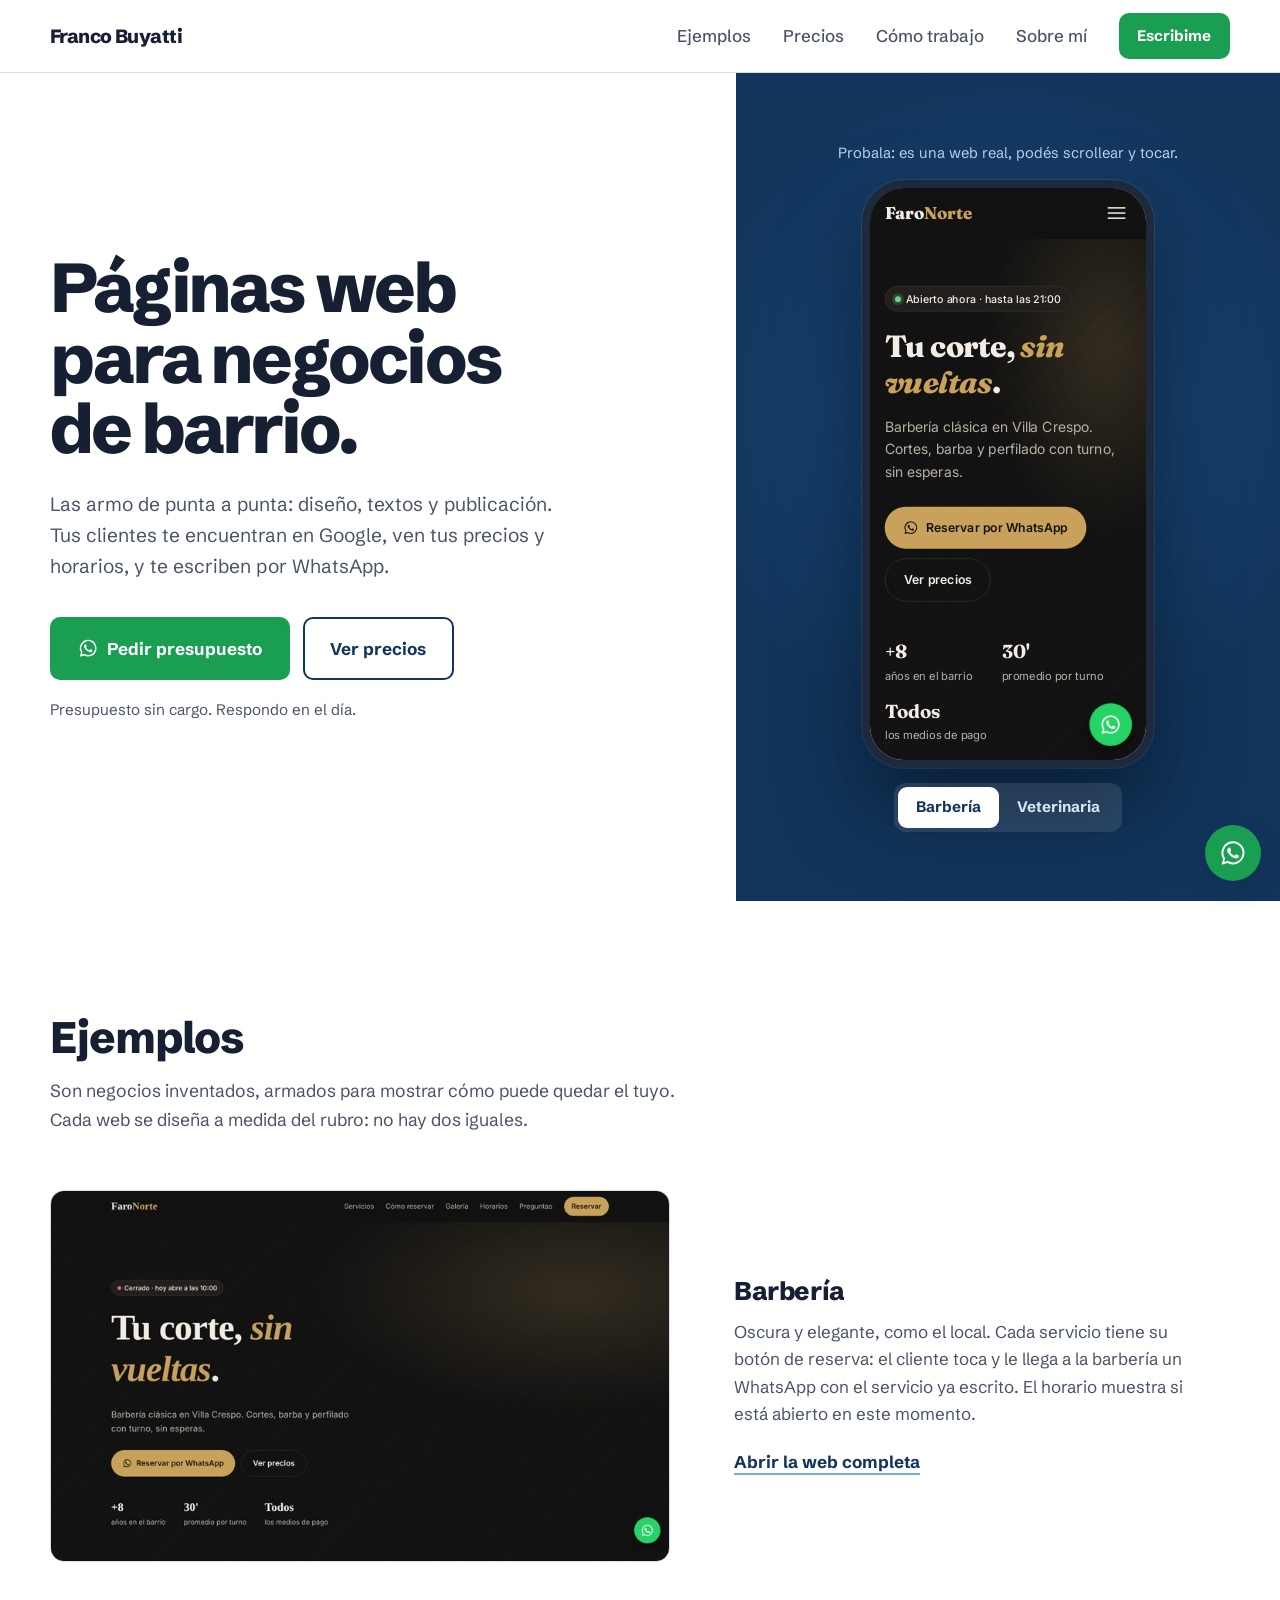
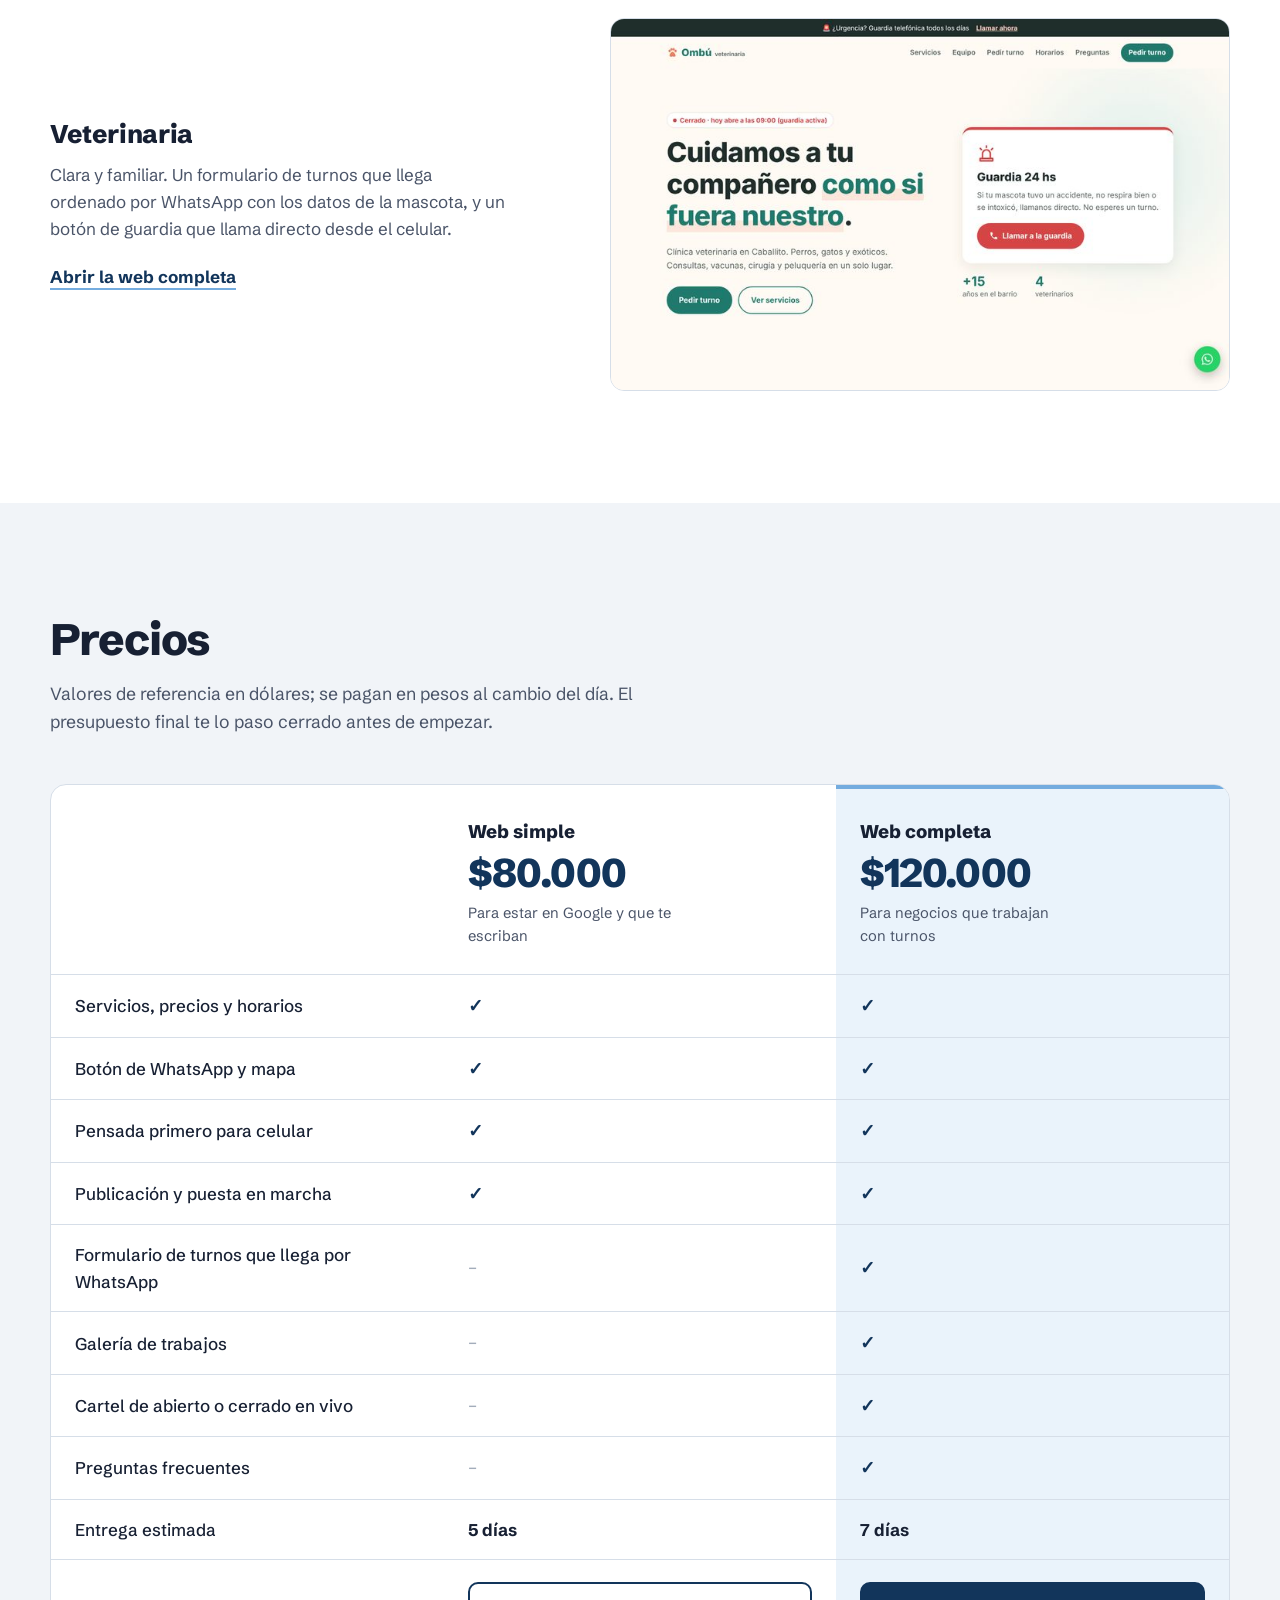
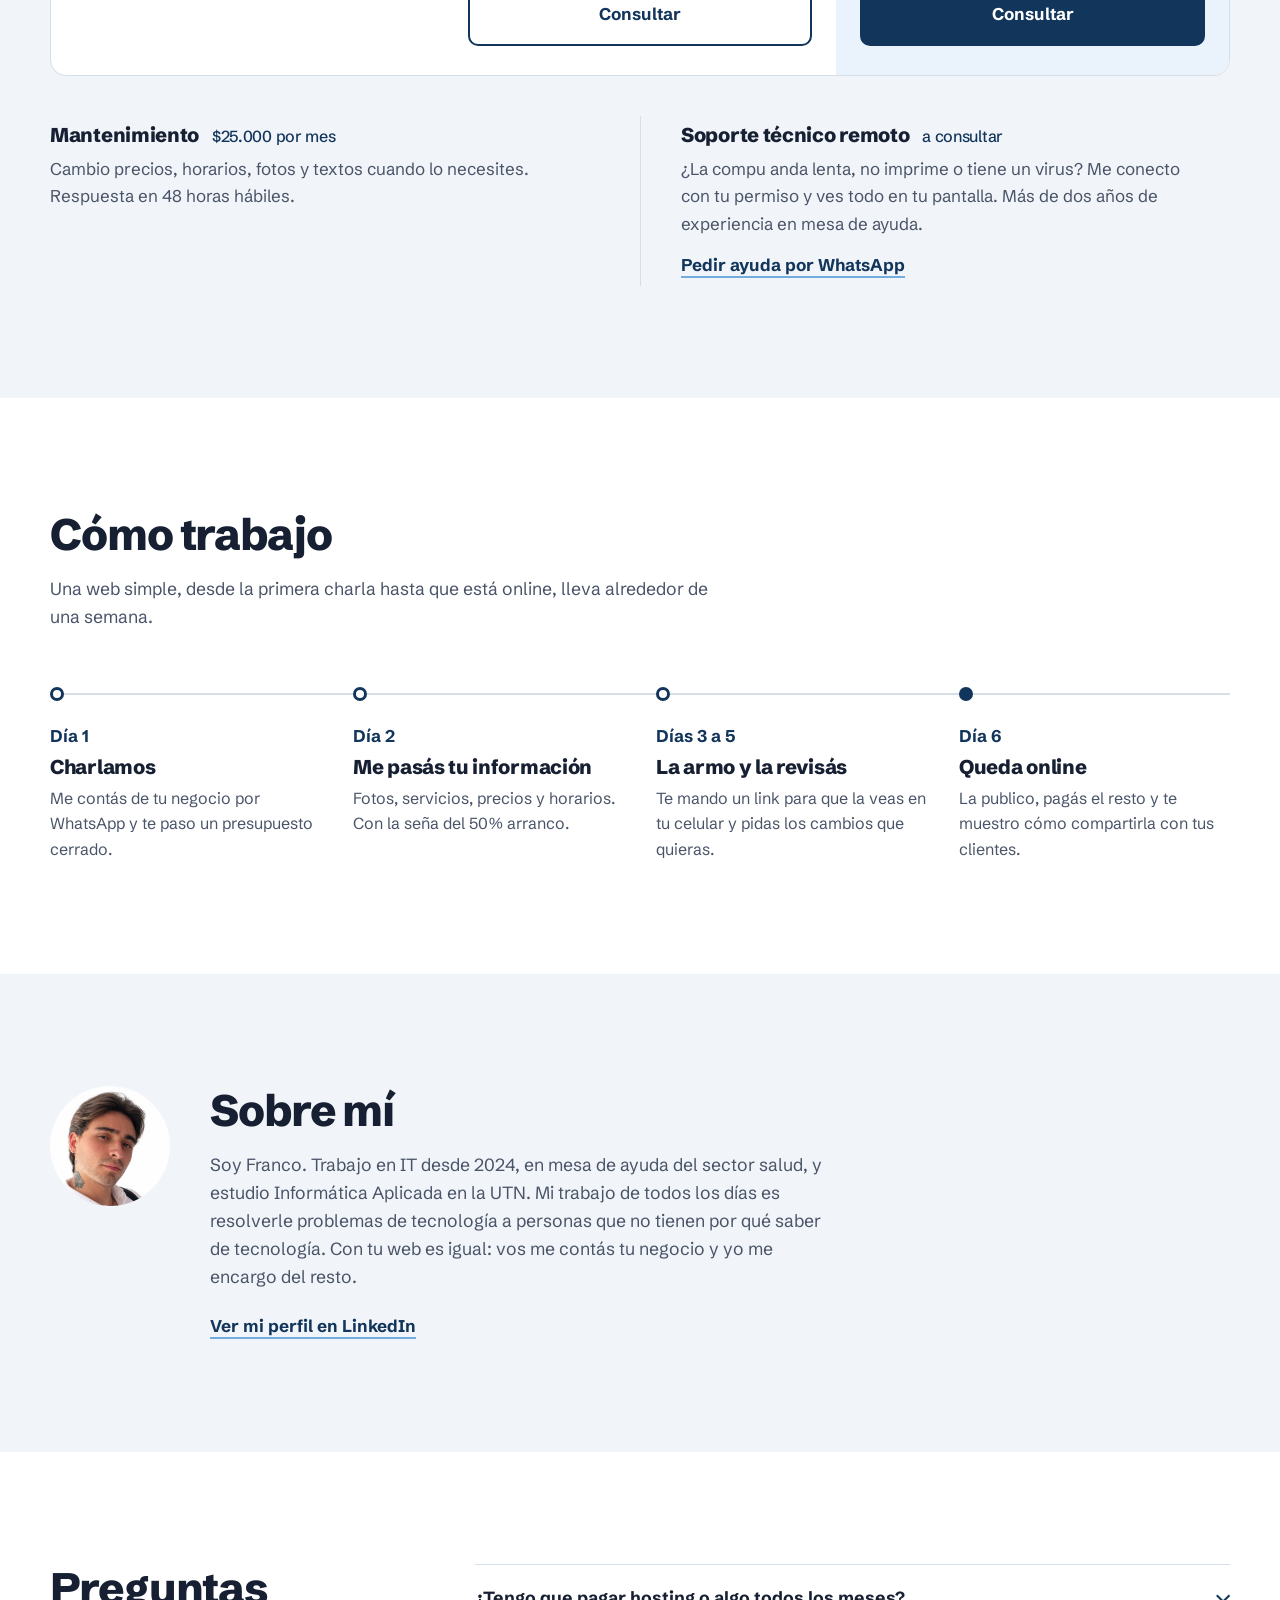
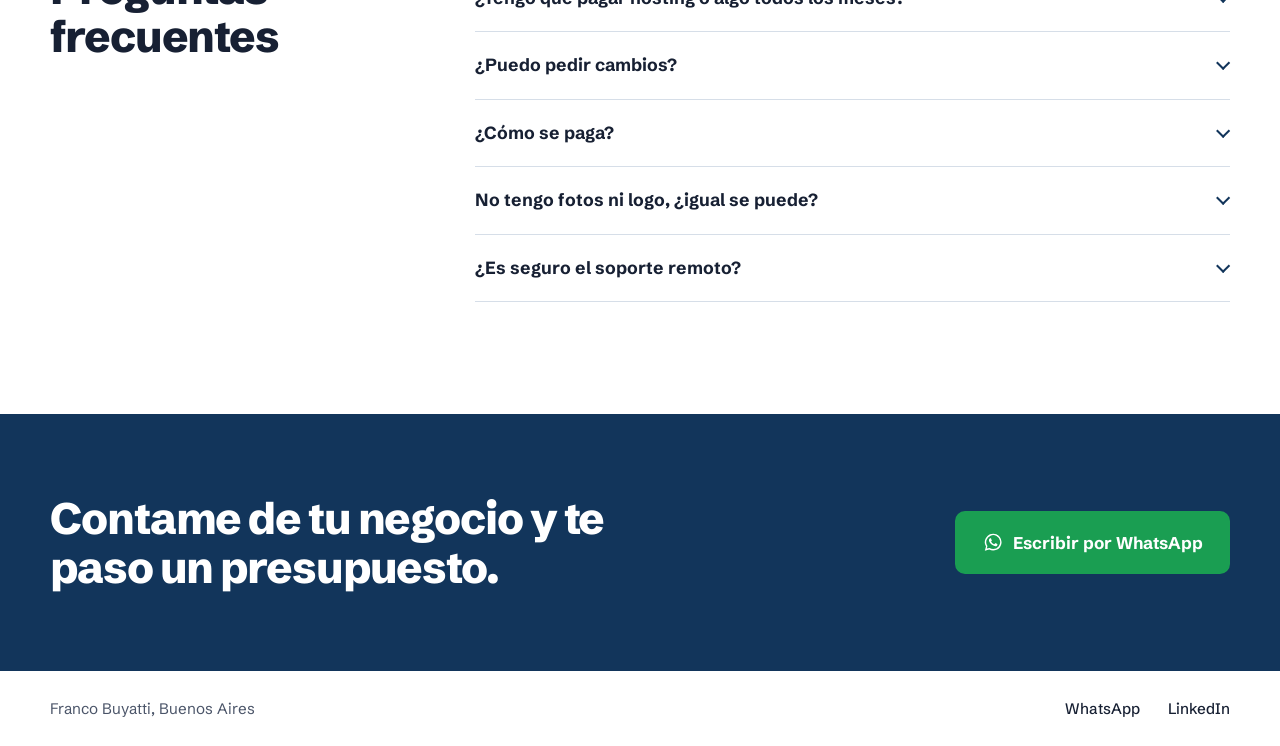
<file: index.html>
<!DOCTYPE html>
<html lang="es-AR">
<head>
  <meta charset="UTF-8">
  <meta name="viewport" content="width=device-width, initial-scale=1.0">
  <title>Franco Buyatti | Páginas web para negocios de barrio</title>
  <meta name="description" content="Páginas web simples para comercios y profesionales: servicios, precios, horarios, mapa y WhatsApp. Diseño, textos y publicación incluidos. Buenos Aires.">

  <meta property="og:title" content="Franco Buyatti | Páginas web para negocios de barrio">
  <meta property="og:description" content="Tus clientes te encuentran, ven tus precios y te escriben por WhatsApp.">
  <meta property="og:image" content="assets/barberia.jpg">
  <meta property="og:type" content="website">

  <link rel="preconnect" href="https://fonts.googleapis.com">
  <link rel="preconnect" href="https://fonts.gstatic.com" crossorigin>
  <link href="https://fonts.googleapis.com/css2?family=Schibsted+Grotesk:wght@400;500;700;800&display=swap" rel="stylesheet">
  <link rel="stylesheet" href="styles.css">
</head>
<body>

  <a class="saltar" href="#contenido">Ir al contenido</a>

  <header class="header" id="header">
    <div class="contenedor header__fila">
      <a href="#inicio" class="marca">Franco Buyatti</a>

      <button class="menu-boton" id="menuBoton" aria-label="Abrir menú" aria-expanded="false" aria-controls="nav">
        <span></span><span></span>
      </button>

      <nav class="nav" id="nav" aria-label="Principal">
        <a href="#ejemplos">Ejemplos</a>
        <a href="#precios">Precios</a>
        <a href="#proceso">Cómo trabajo</a>
        <a href="#sobre-mi">Sobre mí</a>
        <a href="#" class="boton boton--wa boton--chico js-whatsapp" data-mensaje="Hola Franco! Vi tu página y quiero consultarte por una web.">Escribime</a>
      </nav>
    </div>
  </header>

  <main id="contenido">

    <!-- ============ HERO: texto + demo en vivo ============ -->
    <section class="hero" id="inicio">
      <div class="hero__texto">
        <h1>Páginas web para negocios de barrio.</h1>
        <p class="hero__bajada">Las armo de punta a punta: diseño, textos y publicación. Tus clientes te encuentran en Google, ven tus precios y horarios, y te escriben por WhatsApp.</p>
        <div class="hero__acciones">
          <a href="#" class="boton boton--wa js-whatsapp" data-mensaje="Hola Franco! Quiero pedir presupuesto para una web para mi negocio.">
            <svg class="icono" aria-hidden="true"><use href="#i-wa"></use></svg>
            Pedir presupuesto
          </a>
          <a href="#precios" class="boton boton--linea">Ver precios</a>
        </div>
        <p class="hero__nota">Presupuesto sin cargo. Respondo en el día.</p>
      </div>

      <div class="hero__demo">
        <p class="demo__ayuda" id="demoAyuda">Probala: es una web real, podés scrollear y tocar.</p>
        <div class="telefono">
          <div class="telefono__pantalla">
            <iframe id="demoFrame" src="barberia/" title="Web de ejemplo: barbería" loading="eager"></iframe>
          </div>
        </div>
        <div class="selector" role="group" aria-label="Elegir ejemplo">
          <button type="button" class="selector__op" aria-pressed="true" data-src="barberia/" data-titulo="Web de ejemplo: barbería">Barbería</button>
          <button type="button" class="selector__op" aria-pressed="false" data-src="veterinaria/" data-titulo="Web de ejemplo: veterinaria">Veterinaria</button>
        </div>
      </div>
    </section>

    <!-- ============ EJEMPLOS ============ -->
    <section class="bloque" id="ejemplos">
      <div class="contenedor">
        <h2>Ejemplos</h2>
        <p class="bloque__intro">Son negocios inventados, armados para mostrar cómo puede quedar el tuyo. Cada web se diseña a medida del rubro: no hay dos iguales.</p>

        <div class="ejemplo">
          <a href="barberia/" class="ejemplo__img" aria-hidden="true" tabindex="-1">
            <img src="assets/barberia.jpg" alt="" loading="lazy" width="800" height="480">
          </a>
          <div class="ejemplo__texto">
            <h3>Barbería</h3>
            <p>Oscura y elegante, como el local. Cada servicio tiene su botón de reserva: el cliente toca y le llega a la barbería un WhatsApp con el servicio ya escrito. El horario muestra si está abierto en este momento.</p>
            <a href="barberia/" class="enlace">Abrir la web completa</a>
          </div>
        </div>

        <div class="ejemplo ejemplo--invertido">
          <a href="veterinaria/" class="ejemplo__img" aria-hidden="true" tabindex="-1">
            <img src="assets/veterinaria.jpg" alt="" loading="lazy" width="800" height="480">
          </a>
          <div class="ejemplo__texto">
            <h3>Veterinaria</h3>
            <p>Clara y familiar. Un formulario de turnos que llega ordenado por WhatsApp con los datos de la mascota, y un botón de guardia que llama directo desde el celular.</p>
            <a href="veterinaria/" class="enlace">Abrir la web completa</a>
          </div>
        </div>
      </div>
    </section>

    <!-- ============ PRECIOS ============ -->
    <!-- Montos de referencia en USD. Para cambiarlos, editá esta tabla. -->
    <section class="bloque bloque--niebla" id="precios">
      <div class="contenedor">
        <h2>Precios</h2>
        <p class="bloque__intro">Valores de referencia en dólares; se pagan en pesos al cambio del día. El presupuesto final te lo paso cerrado antes de empezar.</p>

        <div class="tabla-envoltura">
          <table class="tabla-precios">
            <caption class="sr-only">Comparación de planes</caption>
            <thead>
              <tr>
                <th scope="col"><span class="sr-only">Qué incluye</span></th>
                <th scope="col">
                  <span class="plan__nombre">Web simple</span>
                  <span class="plan__precio">$80.000</span>
                  <span class="plan__para">Para estar en Google y que te escriban</span>
                </th>
                <th scope="col" class="col-destacada">
                  <span class="plan__nombre">Web completa</span>
                  <span class="plan__precio">$120.000</span>
                  <span class="plan__para">Para negocios que trabajan con turnos</span>
                </th>
              </tr>
            </thead>
            <tbody>
              <tr><th scope="row">Servicios, precios y horarios</th><td><span class="si">Incluido</span></td><td class="col-destacada"><span class="si">Incluido</span></td></tr>
              <tr><th scope="row">Botón de WhatsApp y mapa</th><td><span class="si">Incluido</span></td><td class="col-destacada"><span class="si">Incluido</span></td></tr>
              <tr><th scope="row">Pensada primero para celular</th><td><span class="si">Incluido</span></td><td class="col-destacada"><span class="si">Incluido</span></td></tr>
              <tr><th scope="row">Publicación y puesta en marcha</th><td><span class="si">Incluido</span></td><td class="col-destacada"><span class="si">Incluido</span></td></tr>
              <tr><th scope="row">Formulario de turnos que llega por WhatsApp</th><td><span class="no">No incluido</span></td><td class="col-destacada"><span class="si">Incluido</span></td></tr>
              <tr><th scope="row">Galería de trabajos</th><td><span class="no">No incluido</span></td><td class="col-destacada"><span class="si">Incluido</span></td></tr>
              <tr><th scope="row">Cartel de abierto o cerrado en vivo</th><td><span class="no">No incluido</span></td><td class="col-destacada"><span class="si">Incluido</span></td></tr>
              <tr><th scope="row">Preguntas frecuentes</th><td><span class="no">No incluido</span></td><td class="col-destacada"><span class="si">Incluido</span></td></tr>
              <tr class="fila-plazo"><th scope="row">Entrega estimada</th><td>5 días</td><td class="col-destacada">7 días</td></tr>
            </tbody>
            <tfoot>
              <tr>
                <td></td>
                <td><a href="#" class="boton boton--linea boton--ancho js-whatsapp" data-mensaje="Hola Franco! Me interesa la Web simple.">Consultar</a></td>
                <td class="col-destacada"><a href="#" class="boton boton--ancho js-whatsapp" data-mensaje="Hola Franco! Me interesa la Web completa.">Consultar</a></td>
              </tr>
            </tfoot>
          </table>
        </div>

        <div class="extras">
          <div class="extra">
            <h3>Mantenimiento <span class="extra__precio">$25.000 por mes</span></h3>
            <p>Cambio precios, horarios, fotos y textos cuando lo necesites. Respuesta en 48 horas hábiles.</p>
          </div>
          <div class="extra">
            <h3>Soporte técnico remoto <span class="extra__precio">a consultar</span></h3>
            <p>¿La compu anda lenta, no imprime o tiene un virus? Me conecto con tu permiso y ves todo en tu pantalla. Más de dos años de experiencia en mesa de ayuda.</p>
            <a href="#" class="enlace js-whatsapp" data-mensaje="Hola Franco! Necesito soporte técnico para mi PC.">Pedir ayuda por WhatsApp</a>
          </div>
        </div>
      </div>
    </section>

    <!-- ============ PROCESO ============ -->
    <section class="bloque" id="proceso">
      <div class="contenedor">
        <h2>Cómo trabajo</h2>
        <p class="bloque__intro">Una web simple, desde la primera charla hasta que está online, lleva alrededor de una semana.</p>

        <ol class="linea-tiempo">
          <li>
            <span class="linea-tiempo__dia">Día 1</span>
            <h3>Charlamos</h3>
            <p>Me contás de tu negocio por WhatsApp y te paso un presupuesto cerrado.</p>
          </li>
          <li>
            <span class="linea-tiempo__dia">Día 2</span>
            <h3>Me pasás tu información</h3>
            <p>Fotos, servicios, precios y horarios. Con la seña del 50% arranco.</p>
          </li>
          <li>
            <span class="linea-tiempo__dia">Días 3 a 5</span>
            <h3>La armo y la revisás</h3>
            <p>Te mando un link para que la veas en tu celular y pidas los cambios que quieras.</p>
          </li>
          <li>
            <span class="linea-tiempo__dia">Día 6</span>
            <h3>Queda online</h3>
            <p>La publico, pagás el resto y te muestro cómo compartirla con tus clientes.</p>
          </li>
        </ol>
      </div>
    </section>

    <!-- ============ SOBRE MÍ ============ -->
    <section class="bloque bloque--niebla" id="sobre-mi">
      <div class="contenedor sobre">
        <img src="assets/franco.jpg" alt="Franco Buyatti" class="sobre__foto" width="120" height="120" loading="lazy">
        <div class="sobre__texto">
          <h2>Sobre mí</h2>
          <p>Soy Franco. Trabajo en IT desde 2024, en mesa de ayuda del sector salud, y estudio Informática Aplicada en la UTN. Mi trabajo de todos los días es resolverle problemas de tecnología a personas que no tienen por qué saber de tecnología. Con tu web es igual: vos me contás tu negocio y yo me encargo del resto.</p>
          <a href="#" class="enlace js-linkedin" target="_blank" rel="noopener">Ver mi perfil en LinkedIn</a>
        </div>
      </div>
    </section>

    <!-- ============ PREGUNTAS ============ -->
    <section class="bloque" id="preguntas">
      <div class="contenedor preguntas">
        <h2>Preguntas frecuentes</h2>
        <div>
          <details>
            <summary>¿Tengo que pagar hosting o algo todos los meses?</summary>
            <p>No es obligatorio. Puedo publicarla en un servidor gratuito. Si querés una dirección propia, como tunegocio.com.ar, el dominio se paga una vez por año y queda a tu nombre.</p>
          </details>
          <details>
            <summary>¿Puedo pedir cambios?</summary>
            <p>Sí. Los cambios mientras la armamos están incluidos. Después, podés pedir cambios sueltos o sumar el mantenimiento mensual.</p>
          </details>
          <details>
            <summary>¿Cómo se paga?</summary>
            <p>Por transferencia o Mercado Pago, en pesos al cambio del día. La mitad para empezar y la otra mitad cuando la web está publicada.</p>
          </details>
          <details>
            <summary>No tengo fotos ni logo, ¿igual se puede?</summary>
            <p>Sí. Te digo qué fotos sacar con el celular para que queden bien, y si no tenés logo uso el nombre del negocio con una tipografía acorde.</p>
          </details>
          <details>
            <summary>¿Es seguro el soporte remoto?</summary>
            <p>Sí. Abrís vos el programa de acceso remoto, ves en tu pantalla todo lo que hago y podés cortar la conexión cuando quieras.</p>
          </details>
        </div>
      </div>
    </section>

    <!-- ============ CIERRE ============ -->
    <section class="cierre">
      <div class="contenedor cierre__fila">
        <h2>Contame de tu negocio y te paso un presupuesto.</h2>
        <a href="#" class="boton boton--wa js-whatsapp" data-mensaje="Hola Franco! Quiero una web para mi negocio.">
          <svg class="icono" aria-hidden="true"><use href="#i-wa"></use></svg>
          Escribir por WhatsApp
        </a>
      </div>
    </section>

  </main>

  <footer class="pie">
    <div class="contenedor pie__fila">
      <p>Franco Buyatti, Buenos Aires</p>
      <p>
        <a href="#" class="js-whatsapp" data-mensaje="Hola Franco!">WhatsApp</a>
        <a href="#" class="js-linkedin" target="_blank" rel="noopener">LinkedIn</a>
      </p>
    </div>
  </footer>

  <a href="#" class="wa-flotante js-whatsapp" data-mensaje="Hola Franco! Vi tu página y quiero hacerte una consulta." aria-label="Escribir por WhatsApp">
    <svg aria-hidden="true"><use href="#i-wa"></use></svg>
  </a>

  <svg width="0" height="0" style="position:absolute" aria-hidden="true">
    <symbol id="i-wa" viewBox="0 0 24 24"><path fill="currentColor" d="M12.04 2a9.9 9.9 0 0 0-8.5 15l-1.4 5 5.15-1.35A9.9 9.9 0 1 0 12.04 2Zm0 18.1c-1.5 0-2.97-.4-4.25-1.16l-.3-.18-3.06.8.82-2.98-.2-.31a8.2 8.2 0 1 1 6.99 3.83Zm4.5-6.14c-.25-.12-1.46-.72-1.69-.8-.23-.08-.39-.12-.56.12-.16.25-.64.8-.78.97-.15.16-.29.18-.54.06a6.7 6.7 0 0 1-3.32-2.9c-.25-.43.25-.4.71-1.33.08-.16.04-.3-.02-.43-.06-.12-.56-1.34-.76-1.84-.2-.48-.4-.41-.56-.42h-.47a.9.9 0 0 0-.66.31 2.77 2.77 0 0 0-.86 2.06c0 1.21.88 2.39 1 2.55.13.17 1.74 2.65 4.21 3.72 1.56.67 2.18.73 2.96.61.48-.07 1.46-.6 1.67-1.17.2-.58.2-1.07.15-1.17-.06-.1-.22-.17-.47-.29Z"/></symbol>
  </svg>

  <script src="script.js"></script>
</body>
</html>
</file>
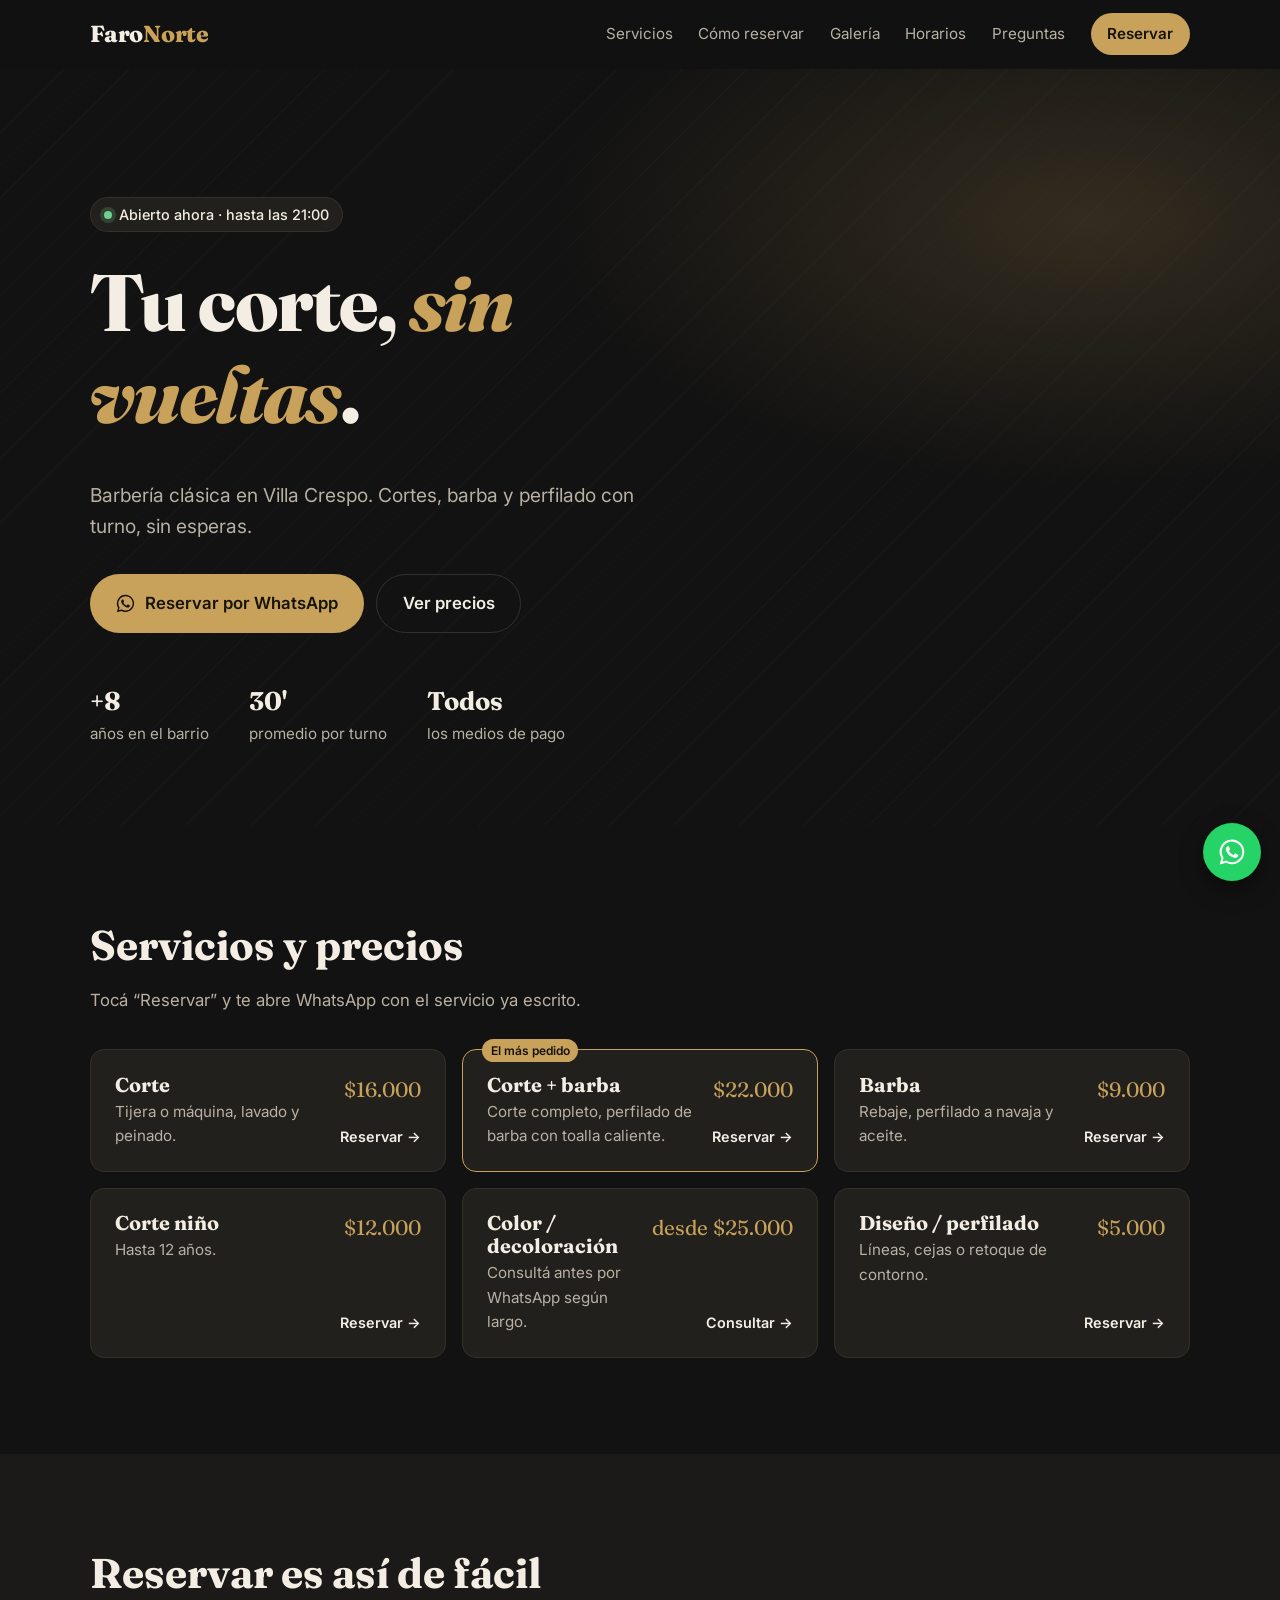
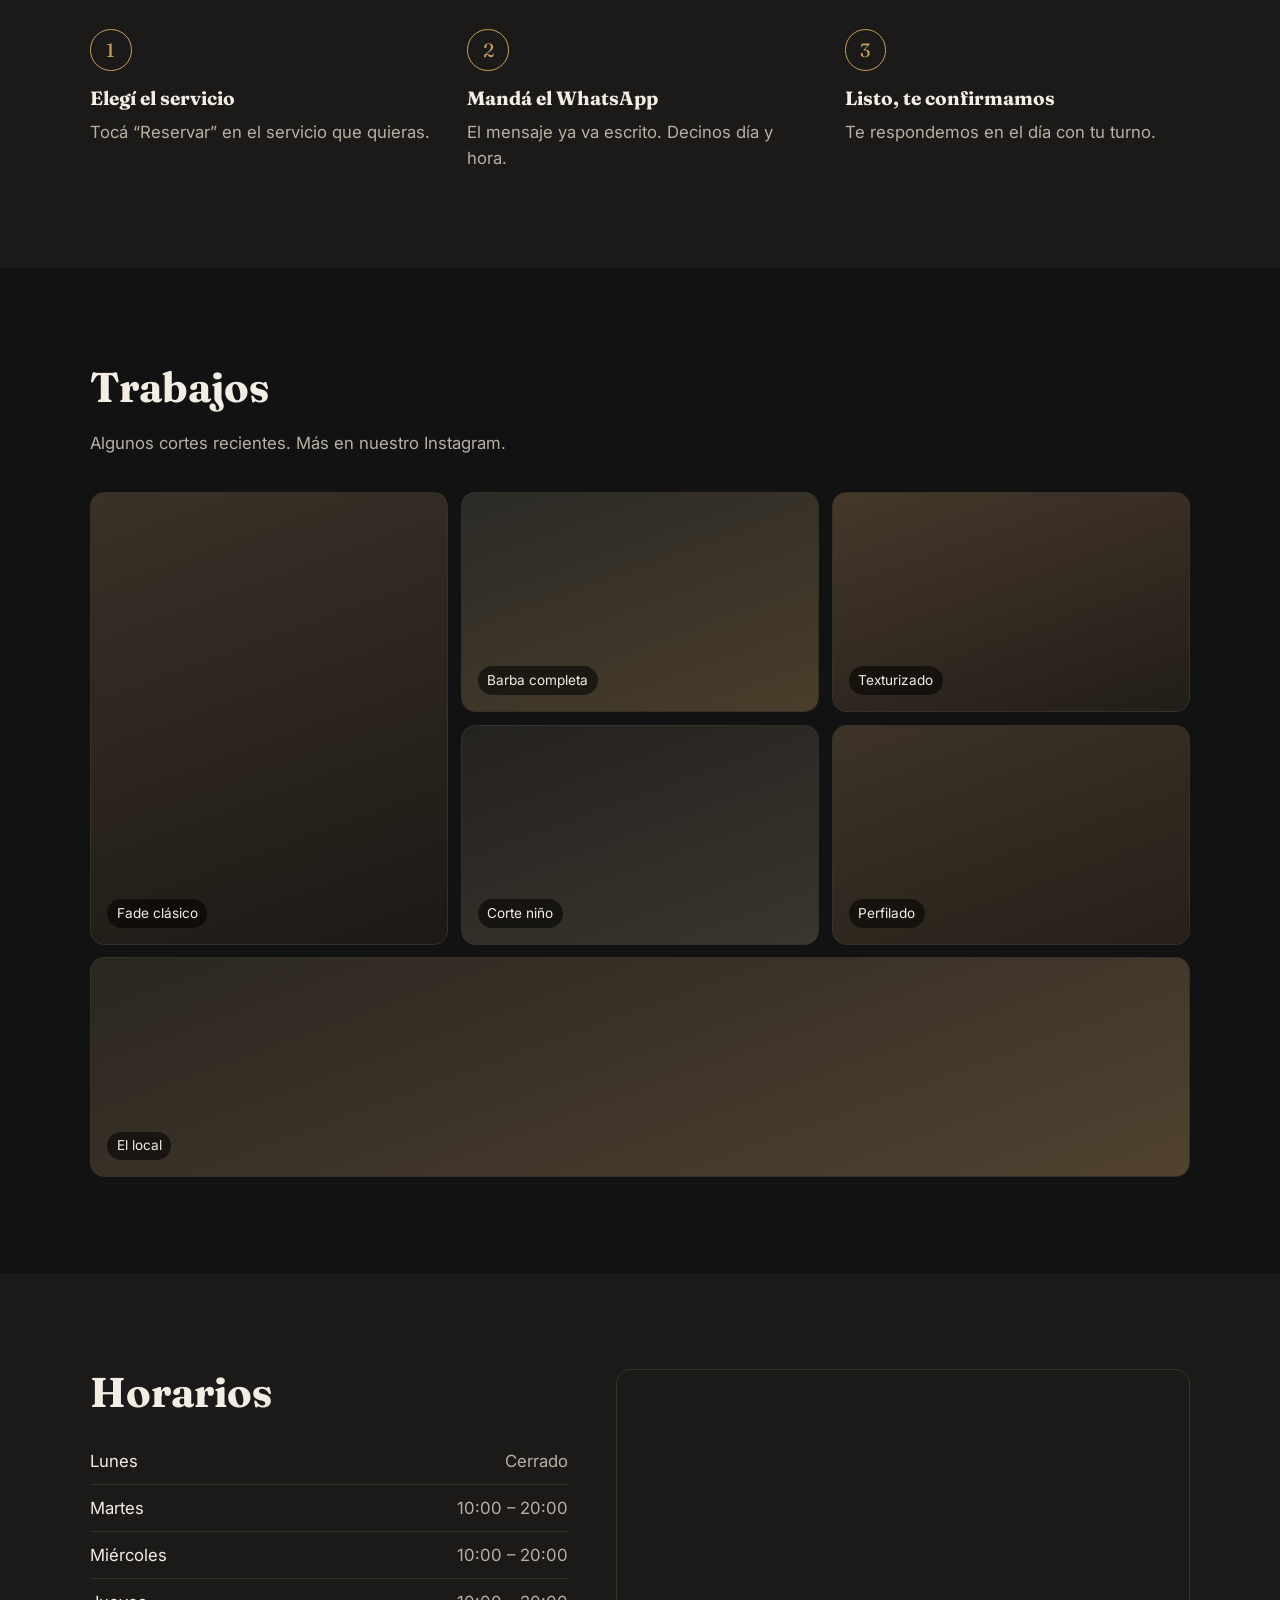
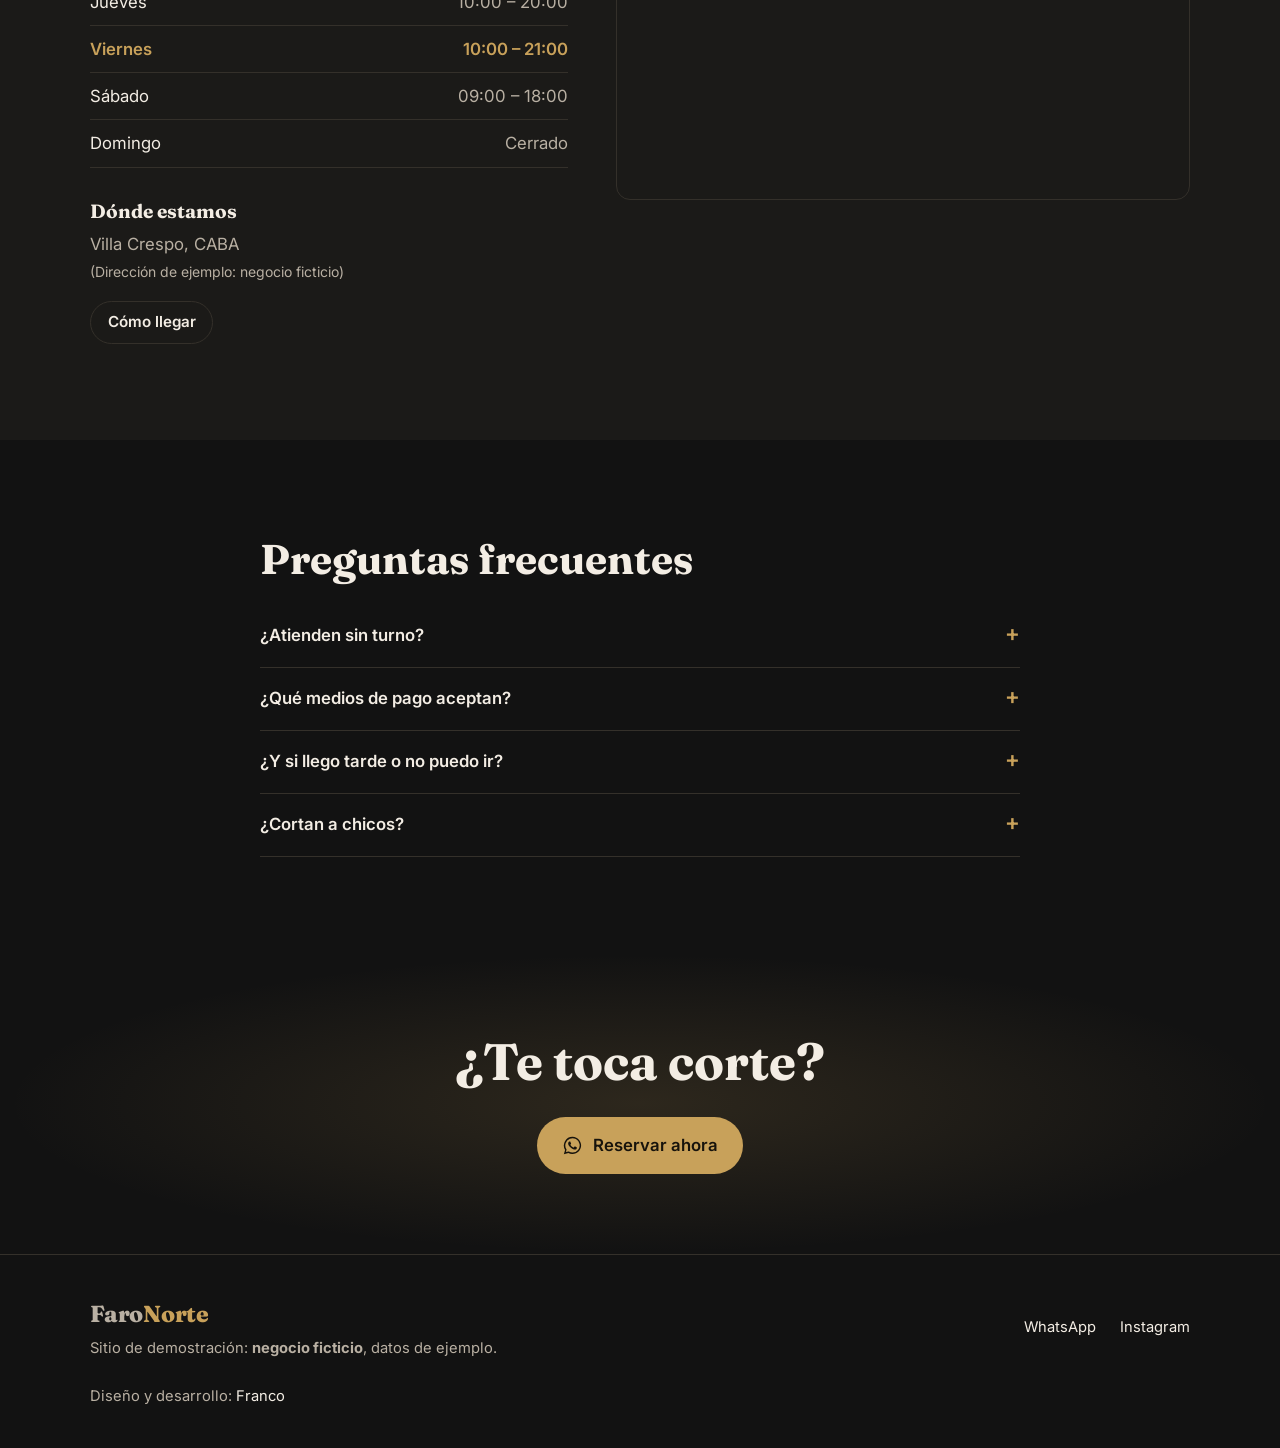
<file: barberia/index.html>
<!DOCTYPE html>
<html lang="es-AR">
<head>
  <meta charset="UTF-8">
  <meta name="viewport" content="width=device-width, initial-scale=1.0">
  <title>Barbería Faro Norte · Villa Crespo, CABA</title>
  <meta name="description" content="Cortes, barba y perfilado en Villa Crespo. Reservá tu turno por WhatsApp en un minuto.">

  <!-- Vista previa al compartir el link por WhatsApp / redes -->
  <meta property="og:title" content="Barbería Faro Norte · Villa Crespo">
  <meta property="og:description" content="Cortes, barba y perfilado. Reservá por WhatsApp.">
  <meta property="og:type" content="website">

  <link rel="preconnect" href="https://fonts.googleapis.com">
  <link rel="preconnect" href="https://fonts.gstatic.com" crossorigin>
  <link href="https://fonts.googleapis.com/css2?family=Fraunces:opsz,wght@9..144,600;9..144,800&family=Inter:wght@400;500;600&display=swap" rel="stylesheet">
  <link rel="stylesheet" href="styles.css">
</head>
<body>

  <!-- ============ ENCABEZADO ============ -->
  <header class="header" id="header">
    <div class="container header__inner">
      <a href="#inicio" class="logo">Faro<span>Norte</span></a>

      <button class="nav-toggle" id="navToggle" aria-label="Abrir menú" aria-expanded="false">
        <span></span><span></span><span></span>
      </button>

      <nav class="nav" id="nav">
        <a href="#servicios">Servicios</a>
        <a href="#como-reservar">Cómo reservar</a>
        <a href="#galeria">Galería</a>
        <a href="#horarios">Horarios</a>
        <a href="#preguntas">Preguntas</a>
        <a href="#" class="btn btn--small js-whatsapp" data-mensaje="Hola! Quiero reservar un turno.">Reservar</a>
      </nav>
    </div>
  </header>

  <main>

    <!-- ============ HERO ============ -->
    <section class="hero" id="inicio">
      <div class="container hero__inner">
        <p class="estado" id="estado" aria-live="polite">Calculando horario…</p>
        <h1>Tu corte, <em>sin vueltas</em>.</h1>
        <p class="hero__sub">Barbería clásica en Villa Crespo. Cortes, barba y perfilado con turno, sin esperas.</p>
        <div class="hero__ctas">
          <a href="#" class="btn js-whatsapp" data-mensaje="Hola! Quiero reservar un turno.">
            <svg class="icon" aria-hidden="true"><use href="#i-whatsapp"></use></svg>
            Reservar por WhatsApp
          </a>
          <a href="#servicios" class="btn btn--ghost">Ver precios</a>
        </div>
        <ul class="hero__datos">
          <li><strong>+8</strong> años en el barrio</li>
          <li><strong>30'</strong> promedio por turno</li>
          <li><strong>Todos</strong> los medios de pago</li>
        </ul>
      </div>
    </section>

    <!-- ============ SERVICIOS ============ -->
    <section class="section" id="servicios">
      <div class="container">
        <h2 class="section__title">Servicios y precios</h2>
        <p class="section__lead">Tocá “Reservar” y te abre WhatsApp con el servicio ya escrito.</p>

        <div class="servicios">
          <article class="servicio">
            <div>
              <h3>Corte</h3>
              <p>Tijera o máquina, lavado y peinado.</p>
            </div>
            <div class="servicio__lado">
              <span class="precio">$16.000</span>
              <a href="#" class="link-reservar js-whatsapp" data-servicio="Corte">Reservar →</a>
            </div>
          </article>

          <article class="servicio servicio--destacado">
            <span class="badge">El más pedido</span>
            <div>
              <h3>Corte + barba</h3>
              <p>Corte completo, perfilado de barba con toalla caliente.</p>
            </div>
            <div class="servicio__lado">
              <span class="precio">$22.000</span>
              <a href="#" class="link-reservar js-whatsapp" data-servicio="Corte + barba">Reservar →</a>
            </div>
          </article>

          <article class="servicio">
            <div>
              <h3>Barba</h3>
              <p>Rebaje, perfilado a navaja y aceite.</p>
            </div>
            <div class="servicio__lado">
              <span class="precio">$9.000</span>
              <a href="#" class="link-reservar js-whatsapp" data-servicio="Barba">Reservar →</a>
            </div>
          </article>

          <article class="servicio">
            <div>
              <h3>Corte niño</h3>
              <p>Hasta 12 años.</p>
            </div>
            <div class="servicio__lado">
              <span class="precio">$12.000</span>
              <a href="#" class="link-reservar js-whatsapp" data-servicio="Corte niño">Reservar →</a>
            </div>
          </article>

          <article class="servicio">
            <div>
              <h3>Color / decoloración</h3>
              <p>Consultá antes por WhatsApp según largo.</p>
            </div>
            <div class="servicio__lado">
              <span class="precio">desde $25.000</span>
              <a href="#" class="link-reservar js-whatsapp" data-servicio="Color / decoloración">Consultar →</a>
            </div>
          </article>

          <article class="servicio">
            <div>
              <h3>Diseño / perfilado</h3>
              <p>Líneas, cejas o retoque de contorno.</p>
            </div>
            <div class="servicio__lado">
              <span class="precio">$5.000</span>
              <a href="#" class="link-reservar js-whatsapp" data-servicio="Diseño / perfilado">Reservar →</a>
            </div>
          </article>
        </div>
      </div>
    </section>

    <!-- ============ CÓMO RESERVAR ============ -->
    <section class="section section--alt" id="como-reservar">
      <div class="container">
        <h2 class="section__title">Reservar es así de fácil</h2>
        <ol class="pasos">
          <li>
            <span class="paso__num">1</span>
            <h3>Elegí el servicio</h3>
            <p>Tocá “Reservar” en el servicio que quieras.</p>
          </li>
          <li>
            <span class="paso__num">2</span>
            <h3>Mandá el WhatsApp</h3>
            <p>El mensaje ya va escrito. Decinos día y hora.</p>
          </li>
          <li>
            <span class="paso__num">3</span>
            <h3>Listo, te confirmamos</h3>
            <p>Te respondemos en el día con tu turno.</p>
          </li>
        </ol>
      </div>
    </section>

    <!-- ============ GALERÍA ============ -->
    <!-- En un cliente real: reemplazar cada <div class="foto"> por <img src="fotos/1.webp" alt="..."> -->
    <section class="section" id="galeria">
      <div class="container">
        <h2 class="section__title">Trabajos</h2>
        <p class="section__lead">Algunos cortes recientes. Más en nuestro Instagram.</p>
        <div class="galeria">
          <div class="foto foto--1"><span>Fade clásico</span></div>
          <div class="foto foto--2"><span>Barba completa</span></div>
          <div class="foto foto--3"><span>Texturizado</span></div>
          <div class="foto foto--4"><span>Corte niño</span></div>
          <div class="foto foto--5"><span>Perfilado</span></div>
          <div class="foto foto--6"><span>El local</span></div>
        </div>
      </div>
    </section>

    <!-- ============ HORARIOS Y UBICACIÓN ============ -->
    <section class="section section--alt" id="horarios">
      <div class="container ubicacion">
        <div>
          <h2 class="section__title">Horarios</h2>
          <!-- La tabla la arma script.js a partir del objeto HORARIOS -->
          <table class="horarios" id="tablaHorarios" aria-label="Horarios de atención"></table>

          <h3 class="direccion__titulo">Dónde estamos</h3>
          <p class="direccion">Villa Crespo, CABA<br><small>(Dirección de ejemplo: negocio ficticio)</small></p>
          <a href="https://www.google.com/maps/search/?api=1&query=Villa+Crespo+Buenos+Aires" target="_blank" rel="noopener" class="btn btn--ghost btn--small">Cómo llegar</a>
        </div>
        <div class="mapa">
          <iframe
            title="Mapa de ubicación"
            src="https://www.google.com/maps?q=Villa+Crespo,+Buenos+Aires&output=embed"
            loading="lazy"
            referrerpolicy="no-referrer-when-downgrade"></iframe>
        </div>
      </div>
    </section>

    <!-- ============ PREGUNTAS FRECUENTES ============ -->
    <section class="section" id="preguntas">
      <div class="container container--angosto">
        <h2 class="section__title">Preguntas frecuentes</h2>
        <details>
          <summary>¿Atienden sin turno?</summary>
          <p>Sí, si hay un hueco libre. Pero con turno no esperás nada, así que te recomendamos reservar.</p>
        </details>
        <details>
          <summary>¿Qué medios de pago aceptan?</summary>
          <p>Efectivo, débito, crédito y transferencia.</p>
        </details>
        <details>
          <summary>¿Y si llego tarde o no puedo ir?</summary>
          <p>Avisanos por WhatsApp lo antes posible. Con más de 15 minutos de demora puede que tengamos que reprogramar.</p>
        </details>
        <details>
          <summary>¿Cortan a chicos?</summary>
          <p>Sí, a partir de los 3 años. Los sábados a la mañana son ideales porque hay menos movimiento.</p>
        </details>
      </div>
    </section>

    <!-- ============ CIERRE ============ -->
    <section class="cta-final">
      <div class="container">
        <h2>¿Te toca corte?</h2>
        <a href="#" class="btn js-whatsapp" data-mensaje="Hola! Quiero reservar un turno.">
          <svg class="icon" aria-hidden="true"><use href="#i-whatsapp"></use></svg>
          Reservar ahora
        </a>
      </div>
    </section>

  </main>

  <!-- ============ PIE ============ -->
  <footer class="footer">
    <div class="container footer__inner">
      <div>
        <a href="#inicio" class="logo">Faro<span>Norte</span></a>
        <p class="footer__nota">Sitio de demostración: <strong>negocio ficticio</strong>, datos de ejemplo.</p>
      </div>
      <div class="footer__links">
        <a href="#" class="js-whatsapp" data-mensaje="Hola!">WhatsApp</a>
        <a href="https://instagram.com" target="_blank" rel="noopener">Instagram</a>
      </div>
      <p class="footer__credito">Diseño y desarrollo: <a href="https://github.com/FBuya" target="_blank" rel="noopener">Franco</a></p>
    </div>
  </footer>

  <!-- Botón flotante de WhatsApp -->
  <a href="#" class="wa-flotante js-whatsapp" data-mensaje="Hola! Quiero reservar un turno." aria-label="Escribir por WhatsApp">
    <svg aria-hidden="true"><use href="#i-whatsapp"></use></svg>
  </a>

  <!-- Íconos SVG (se reutilizan con <use href="#...">) -->
  <svg width="0" height="0" style="position:absolute">
    <symbol id="i-whatsapp" viewBox="0 0 24 24">
      <path fill="currentColor" d="M12.04 2a9.9 9.9 0 0 0-8.5 15l-1.4 5 5.15-1.35A9.9 9.9 0 1 0 12.04 2Zm0 18.1c-1.5 0-2.97-.4-4.25-1.16l-.3-.18-3.06.8.82-2.98-.2-.31a8.2 8.2 0 1 1 6.99 3.83Zm4.5-6.14c-.25-.12-1.46-.72-1.69-.8-.23-.08-.39-.12-.56.12-.16.25-.64.8-.78.97-.15.16-.29.18-.54.06a6.7 6.7 0 0 1-3.32-2.9c-.25-.43.25-.4.71-1.33.08-.16.04-.3-.02-.43-.06-.12-.56-1.34-.76-1.84-.2-.48-.4-.41-.56-.42h-.47a.9.9 0 0 0-.66.31 2.77 2.77 0 0 0-.86 2.06c0 1.21.88 2.39 1 2.55.13.17 1.74 2.65 4.21 3.72 1.56.67 2.18.73 2.96.61.48-.07 1.46-.6 1.67-1.17.2-.58.2-1.07.15-1.17-.06-.1-.22-.17-.47-.29Z"/>
    </symbol>
  </svg>

  <script src="demo.js" data-rubro="barbería"></script> <!-- Modo demo: borrar en webs de clientes -->
  <script src="script.js"></script>
</body>
</html>
</file>
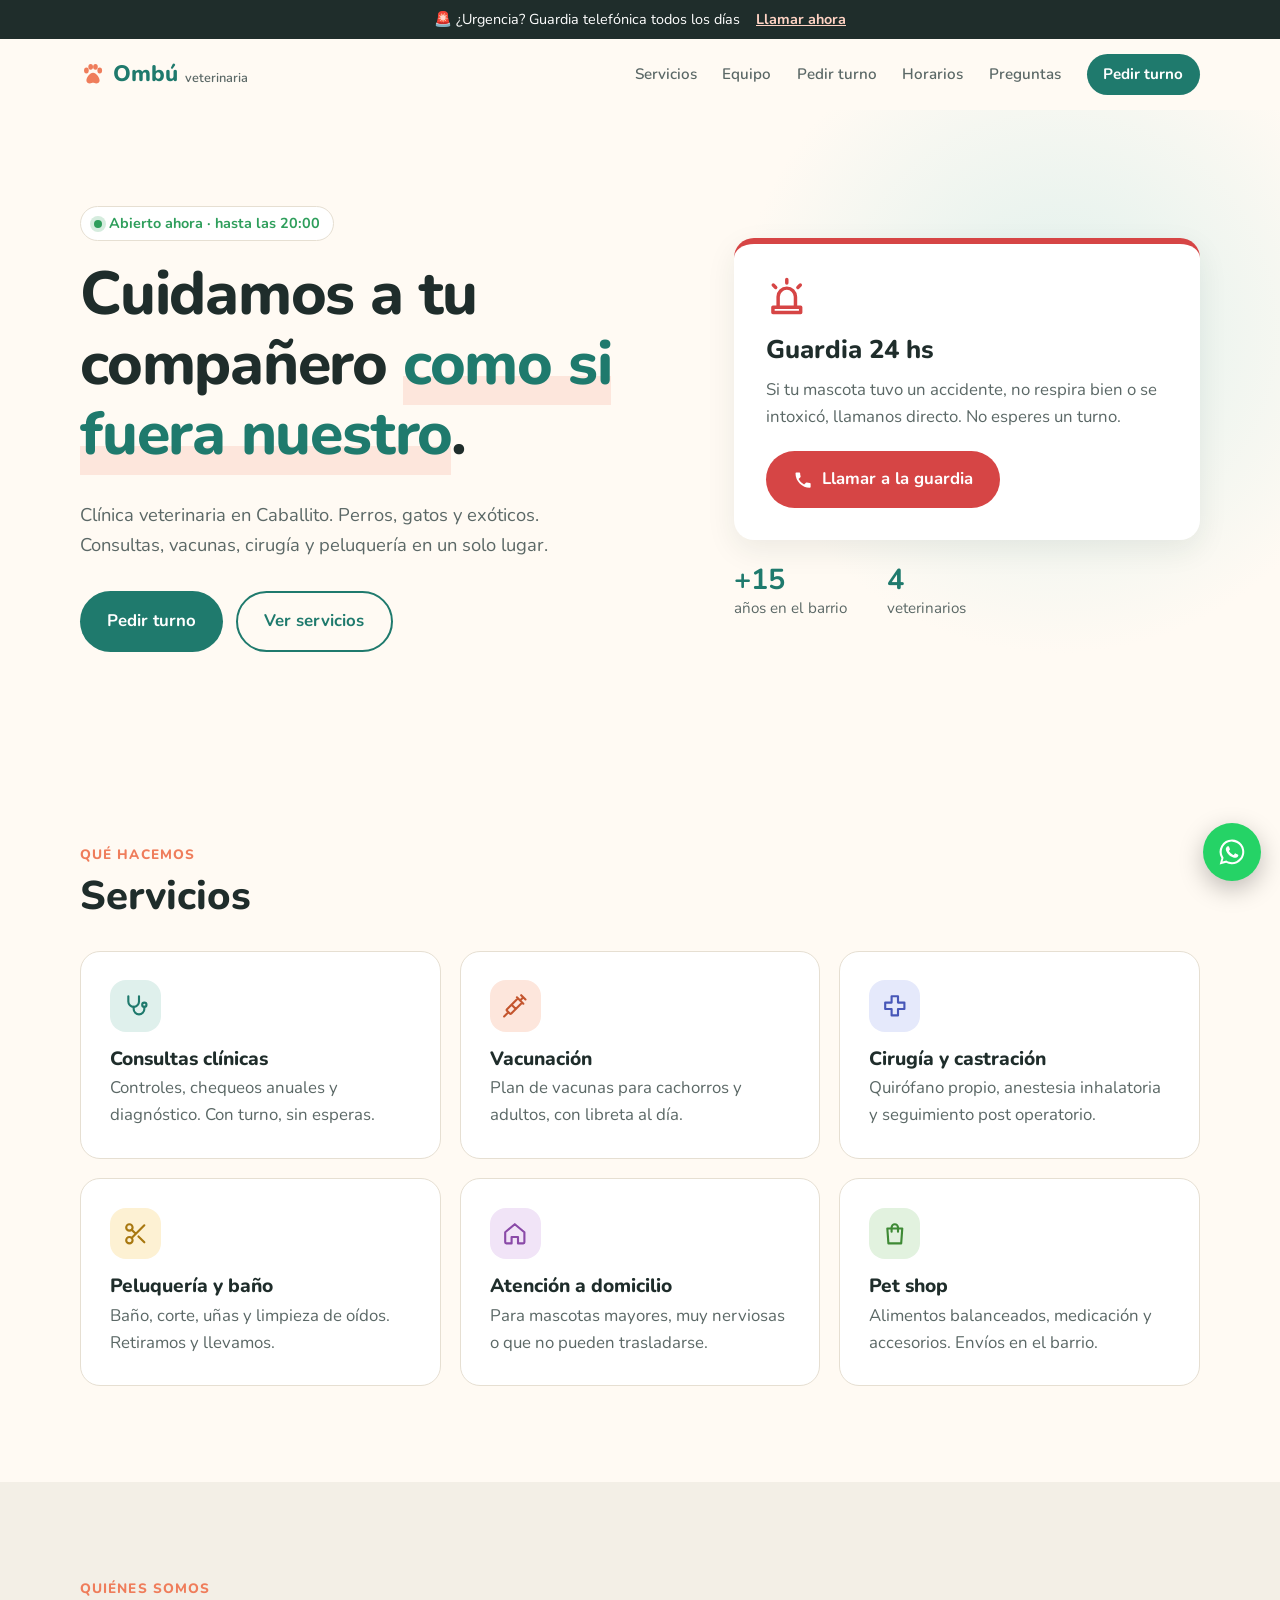
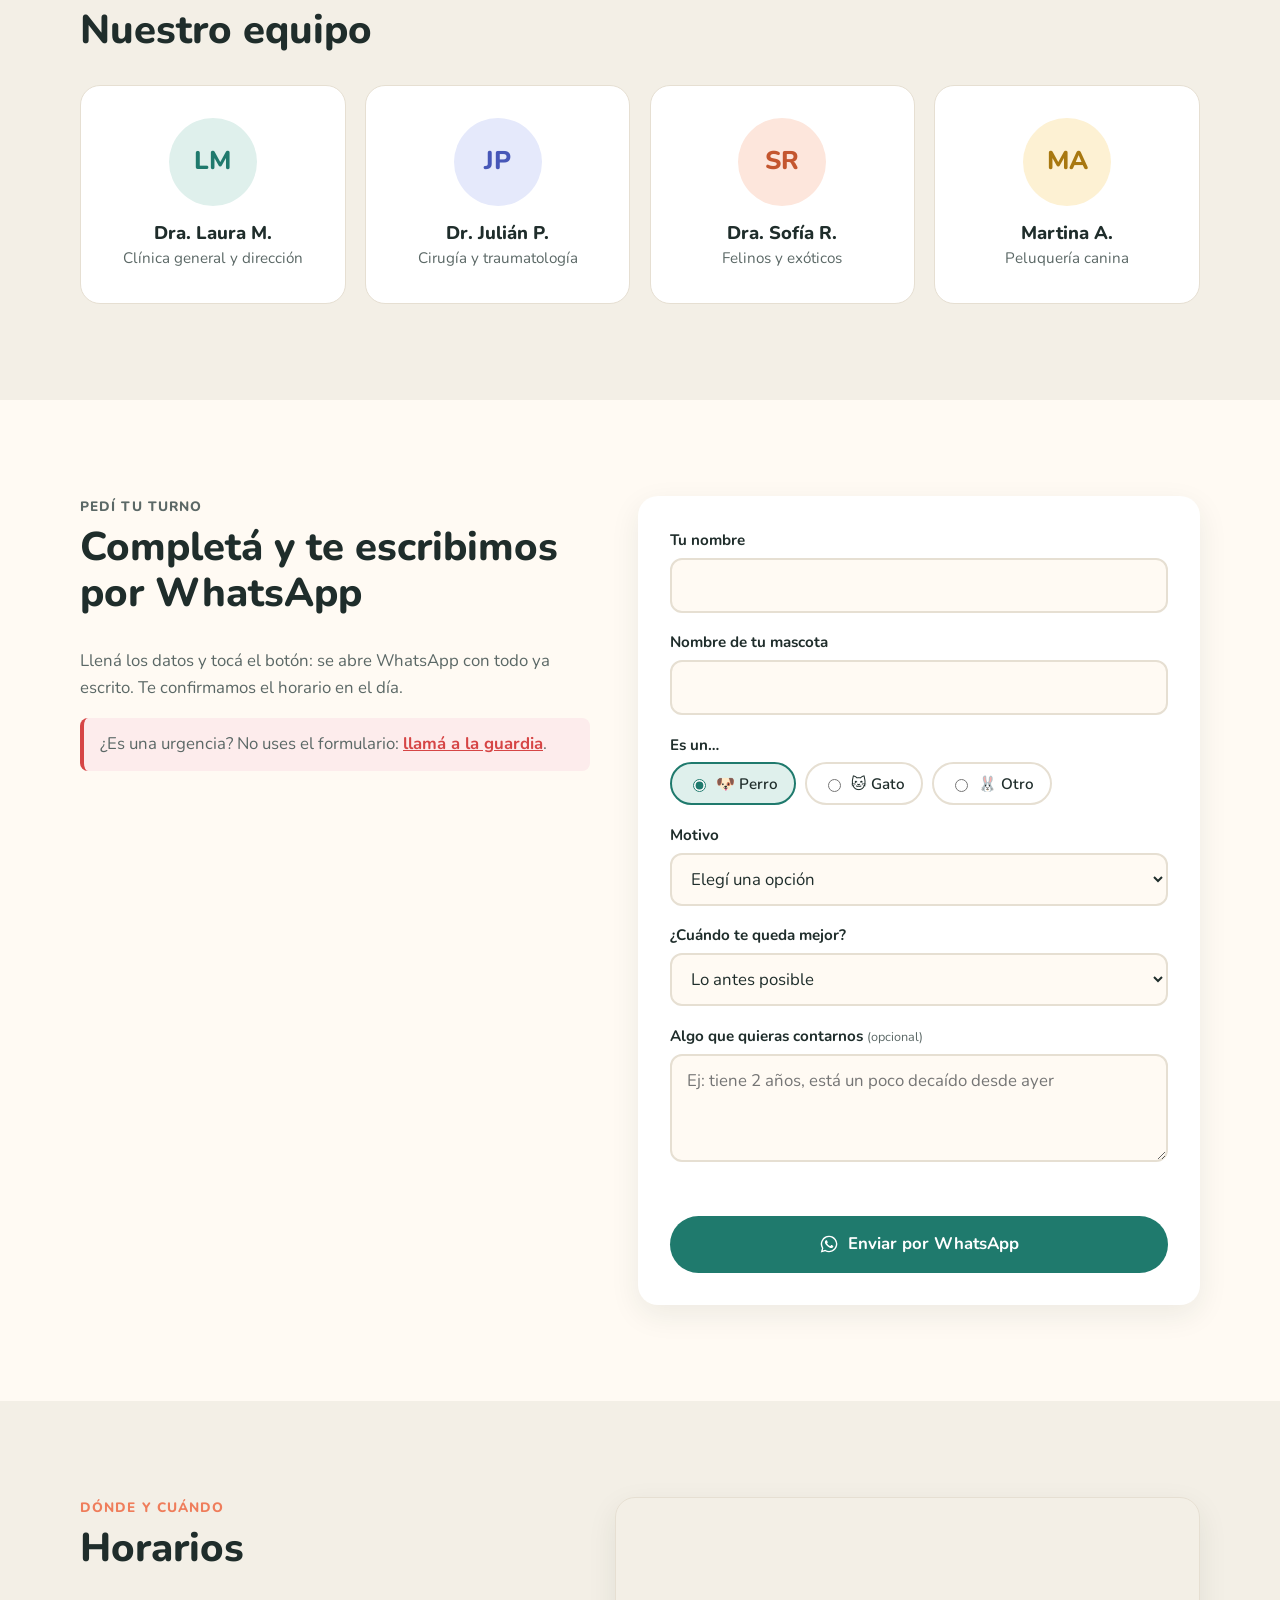
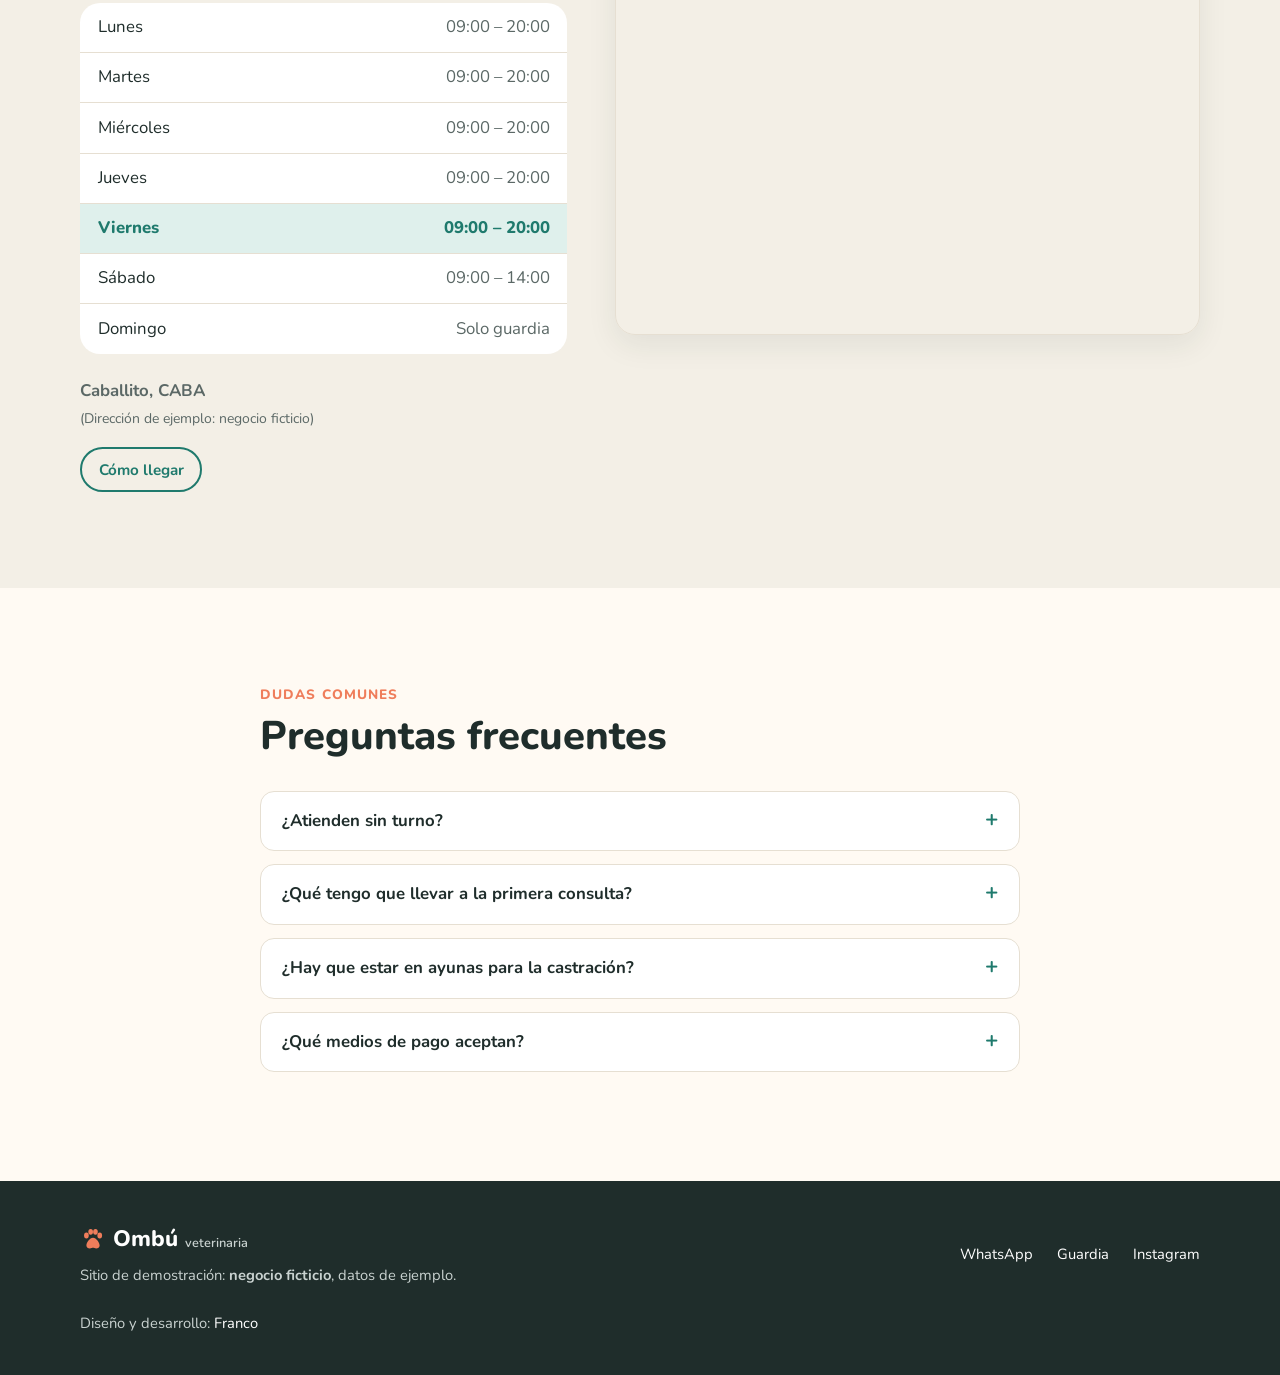
<file: veterinaria/index.html>
<!DOCTYPE html>
<html lang="es-AR">
<head>
  <meta charset="UTF-8">
  <meta name="viewport" content="width=device-width, initial-scale=1.0">
  <title>Veterinaria Ombú · Caballito, CABA</title>
  <meta name="description" content="Clínica veterinaria en Caballito: consultas, vacunas, cirugía, peluquería y atención a domicilio. Pedí turno por WhatsApp.">

  <meta property="og:title" content="Veterinaria Ombú · Caballito">
  <meta property="og:description" content="Consultas, vacunas, cirugía y peluquería. Pedí turno por WhatsApp.">
  <meta property="og:type" content="website">

  <link rel="preconnect" href="https://fonts.googleapis.com">
  <link rel="preconnect" href="https://fonts.gstatic.com" crossorigin>
  <link href="https://fonts.googleapis.com/css2?family=Nunito:wght@400;600;700;800&display=swap" rel="stylesheet">
  <link rel="stylesheet" href="styles.css">
</head>
<body>

  <!-- ============ BARRA DE URGENCIAS ============ -->
  <div class="urgencia-barra">
    <div class="container">
      <span>🚨 ¿Urgencia? Guardia telefónica todos los días</span>
      <a href="#" class="js-telefono">Llamar ahora</a>
    </div>
  </div>

  <!-- ============ ENCABEZADO ============ -->
  <header class="header" id="header">
    <div class="container header__inner">
      <a href="#inicio" class="logo">
        <svg class="logo__icono" aria-hidden="true"><use href="#i-huella"></use></svg>
        Ombú <small>veterinaria</small>
      </a>

      <button class="nav-toggle" id="navToggle" aria-label="Abrir menú" aria-expanded="false">
        <span></span><span></span><span></span>
      </button>

      <nav class="nav" id="nav">
        <a href="#servicios">Servicios</a>
        <a href="#equipo">Equipo</a>
        <a href="#turno">Pedir turno</a>
        <a href="#horarios">Horarios</a>
        <a href="#preguntas">Preguntas</a>
        <a href="#turno" class="btn btn--small">Pedir turno</a>
      </nav>
    </div>
  </header>

  <main>

    <!-- ============ HERO ============ -->
    <section class="hero" id="inicio">
      <div class="container hero__inner">
        <div class="hero__texto">
          <p class="estado" id="estado" aria-live="polite">Calculando horario…</p>
          <h1>Cuidamos a tu compañero <span class="resaltado">como si fuera nuestro</span>.</h1>
          <p class="hero__sub">Clínica veterinaria en Caballito. Perros, gatos y exóticos. Consultas, vacunas, cirugía y peluquería en un solo lugar.</p>
          <div class="hero__ctas">
            <a href="#turno" class="btn">Pedir turno</a>
            <a href="#servicios" class="btn btn--ghost">Ver servicios</a>
          </div>
        </div>

        <aside class="hero__tarjeta">
          <div class="tarjeta-urgencia">
            <svg class="tarjeta-urgencia__icono" aria-hidden="true"><use href="#i-sirena"></use></svg>
            <h2>Guardia 24 hs</h2>
            <p>Si tu mascota tuvo un accidente, no respira bien o se intoxicó, llamanos directo. No esperes un turno.</p>
            <a href="#" class="btn btn--urgencia js-telefono">
              <svg class="icon" aria-hidden="true"><use href="#i-telefono"></use></svg>
              Llamar a la guardia
            </a>
          </div>
          <ul class="hero__datos">
            <li><strong>+15</strong> años en el barrio</li>
            <li><strong>4</strong> veterinarios</li>
          </ul>
        </aside>
      </div>
    </section>

    <!-- ============ SERVICIOS ============ -->
    <section class="section" id="servicios">
      <div class="container">
        <p class="section__kicker">Qué hacemos</p>
        <h2 class="section__title">Servicios</h2>

        <div class="servicios">
          <article class="servicio">
            <span class="servicio__icono c1"><svg aria-hidden="true"><use href="#i-estetoscopio"></use></svg></span>
            <h3>Consultas clínicas</h3>
            <p>Controles, chequeos anuales y diagnóstico. Con turno, sin esperas.</p>
          </article>
          <article class="servicio">
            <span class="servicio__icono c2"><svg aria-hidden="true"><use href="#i-jeringa"></use></svg></span>
            <h3>Vacunación</h3>
            <p>Plan de vacunas para cachorros y adultos, con libreta al día.</p>
          </article>
          <article class="servicio">
            <span class="servicio__icono c3"><svg aria-hidden="true"><use href="#i-cruz"></use></svg></span>
            <h3>Cirugía y castración</h3>
            <p>Quirófano propio, anestesia inhalatoria y seguimiento post operatorio.</p>
          </article>
          <article class="servicio">
            <span class="servicio__icono c4"><svg aria-hidden="true"><use href="#i-tijera"></use></svg></span>
            <h3>Peluquería y baño</h3>
            <p>Baño, corte, uñas y limpieza de oídos. Retiramos y llevamos.</p>
          </article>
          <article class="servicio">
            <span class="servicio__icono c5"><svg aria-hidden="true"><use href="#i-casa"></use></svg></span>
            <h3>Atención a domicilio</h3>
            <p>Para mascotas mayores, muy nerviosas o que no pueden trasladarse.</p>
          </article>
          <article class="servicio">
            <span class="servicio__icono c6"><svg aria-hidden="true"><use href="#i-bolsa"></use></svg></span>
            <h3>Pet shop</h3>
            <p>Alimentos balanceados, medicación y accesorios. Envíos en el barrio.</p>
          </article>
        </div>
      </div>
    </section>

    <!-- ============ EQUIPO ============ -->
    <!-- En un cliente real: reemplazar las iniciales por <img src="equipo/nombre.webp" alt="..."> -->
    <section class="section section--alt" id="equipo">
      <div class="container">
        <p class="section__kicker">Quiénes somos</p>
        <h2 class="section__title">Nuestro equipo</h2>
        <div class="equipo">
          <article class="persona">
            <span class="avatar c1">LM</span>
            <h3>Dra. Laura M.</h3>
            <p>Clínica general y dirección</p>
          </article>
          <article class="persona">
            <span class="avatar c3">JP</span>
            <h3>Dr. Julián P.</h3>
            <p>Cirugía y traumatología</p>
          </article>
          <article class="persona">
            <span class="avatar c2">SR</span>
            <h3>Dra. Sofía R.</h3>
            <p>Felinos y exóticos</p>
          </article>
          <article class="persona">
            <span class="avatar c4">MA</span>
            <h3>Martina A.</h3>
            <p>Peluquería canina</p>
          </article>
        </div>
      </div>
    </section>

    <!-- ============ FORMULARIO DE TURNO ============ -->
    <section class="section" id="turno">
      <div class="container turno">
        <div class="turno__texto">
          <p class="section__kicker">Pedí tu turno</p>
          <h2 class="section__title">Completá y te escribimos por WhatsApp</h2>
          <p>Llená los datos y tocá el botón: se abre WhatsApp con todo ya escrito. Te confirmamos el horario en el día.</p>
          <p class="turno__nota">¿Es una urgencia? No uses el formulario: <a href="#" class="js-telefono">llamá a la guardia</a>.</p>
        </div>

        <form class="formulario" id="formTurno" novalidate>
          <div class="campo">
            <label for="tuNombre">Tu nombre</label>
            <input id="tuNombre" name="tuNombre" type="text" autocomplete="given-name" required>
          </div>

          <div class="campo">
            <label for="mascota">Nombre de tu mascota</label>
            <input id="mascota" name="mascota" type="text" required>
          </div>

          <fieldset class="campo">
            <legend>Es un…</legend>
            <div class="opciones">
              <label><input type="radio" name="especie" value="perro" checked> 🐶 Perro</label>
              <label><input type="radio" name="especie" value="gato"> 🐱 Gato</label>
              <label><input type="radio" name="especie" value="otro"> 🐰 Otro</label>
            </div>
          </fieldset>

          <div class="campo">
            <label for="motivo">Motivo</label>
            <select id="motivo" name="motivo" required>
              <option value="">Elegí una opción</option>
              <option>Consulta / control</option>
              <option>Vacunación</option>
              <option>Castración</option>
              <option>Peluquería y baño</option>
              <option>Atención a domicilio</option>
              <option>Otro</option>
            </select>
          </div>

          <div class="campo">
            <label for="cuando">¿Cuándo te queda mejor?</label>
            <select id="cuando" name="cuando">
              <option>Lo antes posible</option>
              <option>Por la mañana</option>
              <option>Por la tarde</option>
              <option>Sábado</option>
            </select>
          </div>

          <div class="campo">
            <label for="comentario">Algo que quieras contarnos <small>(opcional)</small></label>
            <textarea id="comentario" name="comentario" rows="3" placeholder="Ej: tiene 2 años, está un poco decaído desde ayer"></textarea>
          </div>

          <p class="form__error" id="formError" role="alert"></p>

          <button type="submit" class="btn btn--bloque">
            <svg class="icon" aria-hidden="true"><use href="#i-whatsapp"></use></svg>
            Enviar por WhatsApp
          </button>
        </form>
      </div>
    </section>

    <!-- ============ HORARIOS Y UBICACIÓN ============ -->
    <section class="section section--alt" id="horarios">
      <div class="container ubicacion">
        <div>
          <p class="section__kicker">Dónde y cuándo</p>
          <h2 class="section__title">Horarios</h2>
          <table class="horarios" id="tablaHorarios" aria-label="Horarios de atención"></table>
          <p class="direccion"><strong>Caballito, CABA</strong><br><small>(Dirección de ejemplo: negocio ficticio)</small></p>
          <a href="https://www.google.com/maps/search/?api=1&query=Caballito+Buenos+Aires" target="_blank" rel="noopener" class="btn btn--ghost btn--small">Cómo llegar</a>
        </div>
        <div class="mapa">
          <iframe title="Mapa de ubicación" src="https://www.google.com/maps?q=Caballito,+Buenos+Aires&output=embed" loading="lazy" referrerpolicy="no-referrer-when-downgrade"></iframe>
        </div>
      </div>
    </section>

    <!-- ============ PREGUNTAS ============ -->
    <section class="section" id="preguntas">
      <div class="container container--angosto">
        <p class="section__kicker">Dudas comunes</p>
        <h2 class="section__title">Preguntas frecuentes</h2>
        <details>
          <summary>¿Atienden sin turno?</summary>
          <p>Las urgencias, siempre. Para consultas comunes recomendamos turno así no esperás.</p>
        </details>
        <details>
          <summary>¿Qué tengo que llevar a la primera consulta?</summary>
          <p>La libreta sanitaria si la tenés, y estudios previos. Perros con correa y gatos en transportadora.</p>
        </details>
        <details>
          <summary>¿Hay que estar en ayunas para la castración?</summary>
          <p>Sí. Te pasamos las indicaciones exactas cuando confirmamos el turno.</p>
        </details>
        <details>
          <summary>¿Qué medios de pago aceptan?</summary>
          <p>Efectivo, débito, crédito y transferencia.</p>
        </details>
      </div>
    </section>

  </main>

  <!-- ============ PIE ============ -->
  <footer class="footer">
    <div class="container footer__inner">
      <div>
        <a href="#inicio" class="logo">
          <svg class="logo__icono" aria-hidden="true"><use href="#i-huella"></use></svg>
          Ombú <small>veterinaria</small>
        </a>
        <p class="footer__nota">Sitio de demostración: <strong>negocio ficticio</strong>, datos de ejemplo.</p>
      </div>
      <div class="footer__links">
        <a href="#" class="js-whatsapp" data-mensaje="Hola!">WhatsApp</a>
        <a href="#" class="js-telefono">Guardia</a>
        <a href="https://instagram.com" target="_blank" rel="noopener">Instagram</a>
      </div>
      <p class="footer__credito">Diseño y desarrollo: <a href="https://github.com/FBuya" target="_blank" rel="noopener">Franco</a></p>
    </div>
  </footer>

  <a href="#" class="wa-flotante js-whatsapp" data-mensaje="Hola! Quiero hacer una consulta." aria-label="Escribir por WhatsApp">
    <svg aria-hidden="true"><use href="#i-whatsapp"></use></svg>
  </a>

  <!-- ============ ÍCONOS ============ -->
  <svg width="0" height="0" style="position:absolute" aria-hidden="true">
    <symbol id="i-huella" viewBox="0 0 24 24"><g fill="currentColor"><ellipse cx="6" cy="9" rx="2.2" ry="2.8"/><ellipse cx="10" cy="5.5" rx="2.2" ry="2.8"/><ellipse cx="14.5" cy="5.5" rx="2.2" ry="2.8"/><ellipse cx="18.5" cy="9" rx="2.2" ry="2.8"/><path d="M12.2 11c-3 0-6.2 4.6-6.2 7.2 0 2 1.6 2.8 3.2 2.8 1.3 0 2-.6 3-.6s1.7.6 3 .6c1.6 0 3.2-.8 3.2-2.8 0-2.6-3.2-7.2-6.2-7.2Z"/></g></symbol>
    <symbol id="i-estetoscopio" viewBox="0 0 24 24"><g fill="none" stroke="currentColor" stroke-width="2" stroke-linecap="round" stroke-linejoin="round"><path d="M5 3v5a5 5 0 0 0 10 0V3"/><path d="M10 13v2a5 5 0 0 0 10 0v-2"/><circle cx="20" cy="11" r="2"/></g></symbol>
    <symbol id="i-jeringa" viewBox="0 0 24 24"><g fill="none" stroke="currentColor" stroke-width="2" stroke-linecap="round" stroke-linejoin="round"><path d="m18 2 4 4M17 7l3-3M19 9 8.7 19.3a1 1 0 0 1-1.4 0l-2.6-2.6a1 1 0 0 1 0-1.4L15 5M9 11l4 4M5 19l-3 3M14 4l6 6"/></g></symbol>
    <symbol id="i-cruz" viewBox="0 0 24 24"><g fill="none" stroke="currentColor" stroke-width="2" stroke-linejoin="round"><path d="M9 3h6v6h6v6h-6v6H9v-6H3V9h6z"/></g></symbol>
    <symbol id="i-tijera" viewBox="0 0 24 24"><g fill="none" stroke="currentColor" stroke-width="2" stroke-linecap="round"><circle cx="6" cy="6" r="3"/><circle cx="6" cy="18" r="3"/><path d="M20 4 8.1 15.9M14.5 14.5 20 20M8.1 8.1 12 12"/></g></symbol>
    <symbol id="i-casa" viewBox="0 0 24 24"><g fill="none" stroke="currentColor" stroke-width="2" stroke-linecap="round" stroke-linejoin="round"><path d="M3 10.5 12 3l9 7.5V20a1 1 0 0 1-1 1h-5v-6H9v6H4a1 1 0 0 1-1-1z"/></g></symbol>
    <symbol id="i-bolsa" viewBox="0 0 24 24"><g fill="none" stroke="currentColor" stroke-width="2" stroke-linecap="round" stroke-linejoin="round"><path d="M5 7h14l-1 14H6z"/><path d="M9 10V6a3 3 0 0 1 6 0v4"/></g></symbol>
    <symbol id="i-sirena" viewBox="0 0 24 24"><g fill="none" stroke="currentColor" stroke-width="2" stroke-linecap="round" stroke-linejoin="round"><path d="M7 18v-6a5 5 0 0 1 10 0v6"/><path d="M4 21h16v-3H4zM12 2v2M4.2 5.2l1.4 1.4M19.8 5.2l-1.4 1.4"/></g></symbol>
    <symbol id="i-telefono" viewBox="0 0 24 24"><path fill="currentColor" d="M6.6 10.8a15.1 15.1 0 0 0 6.6 6.6l2.2-2.2a1 1 0 0 1 1-.25 11.4 11.4 0 0 0 3.6.57 1 1 0 0 1 1 1V20a1 1 0 0 1-1 1A17 17 0 0 1 3 4a1 1 0 0 1 1-1h3.5a1 1 0 0 1 1 1c0 1.25.2 2.45.57 3.57a1 1 0 0 1-.25 1z"/></symbol>
    <symbol id="i-whatsapp" viewBox="0 0 24 24"><path fill="currentColor" d="M12.04 2a9.9 9.9 0 0 0-8.5 15l-1.4 5 5.15-1.35A9.9 9.9 0 1 0 12.04 2Zm0 18.1c-1.5 0-2.97-.4-4.25-1.16l-.3-.18-3.06.8.82-2.98-.2-.31a8.2 8.2 0 1 1 6.99 3.83Zm4.5-6.14c-.25-.12-1.46-.72-1.69-.8-.23-.08-.39-.12-.56.12-.16.25-.64.8-.78.97-.15.16-.29.18-.54.06a6.7 6.7 0 0 1-3.32-2.9c-.25-.43.25-.4.71-1.33.08-.16.04-.3-.02-.43-.06-.12-.56-1.34-.76-1.84-.2-.48-.4-.41-.56-.42h-.47a.9.9 0 0 0-.66.31 2.77 2.77 0 0 0-.86 2.06c0 1.21.88 2.39 1 2.55.13.17 1.74 2.65 4.21 3.72 1.56.67 2.18.73 2.96.61.48-.07 1.46-.6 1.67-1.17.2-.58.2-1.07.15-1.17-.06-.1-.22-.17-.47-.29Z"/></symbol>
  </svg>

  <script src="demo.js" data-rubro="veterinaria"></script> <!-- Modo demo: borrar en webs de clientes -->
  <script src="script.js"></script>
</body>
</html>
</file>
<file: styles.css>
/* =========================================================
   Franco Buyatti — página de servicios
   Paleta: azul noche + celeste. El verde se reserva para
   las acciones de WhatsApp, así siempre se reconoce.
   ========================================================= */
:root {
  --blanco: #ffffff;
  --tinta: #172033;
  --tinta-suave: #4a5468;
  --noche: #12355b;
  --noche-hondo: #0d2846;
  --celeste: #74acdf;
  --celeste-claro: #eaf3fb;
  --niebla: #f1f4f8;
  --linea: #d6dee8;
  --wa: #1a9e52;
  --wa-hover: #158544;

  --fuente: "Schibsted Grotesk", "Helvetica Neue", Arial, sans-serif;
  --ancho: 1180px;
  --margen: max(1.25rem, calc((100vw - var(--ancho)) / 2));
}

/* ---------- Base ---------- */
*, *::before, *::after { box-sizing: border-box; }
html { scroll-behavior: smooth; scroll-padding-top: 76px; }
body {
  margin: 0; background: var(--blanco); color: var(--tinta);
  font-family: var(--fuente); font-size: 1.0625rem; line-height: 1.6;
  -webkit-font-smoothing: antialiased; text-rendering: optimizeLegibility;
}
img { max-width: 100%; height: auto; display: block; }
a { color: inherit; }
h1, h2, h3 { margin: 0; font-weight: 800; letter-spacing: -.025em; line-height: 1.1; }
h2 { font-size: clamp(2rem, 3.6vw, 2.75rem); }
h3 { font-size: 1.25rem; letter-spacing: -.015em; }
p { margin: 0; }

.contenedor { width: min(100% - 2.5rem, var(--ancho)); margin-inline: auto; }

:focus-visible { outline: 3px solid var(--celeste); outline-offset: 3px; border-radius: 4px; }

.sr-only {
  position: absolute; width: 1px; height: 1px; padding: 0; margin: -1px;
  overflow: hidden; clip: rect(0 0 0 0); white-space: nowrap; border: 0;
}
.saltar { position: absolute; left: 1rem; top: -3rem; z-index: 100; background: var(--noche); color: #fff; padding: .6rem 1rem; border-radius: 8px; }
.saltar:focus { top: 1rem; }

/* ---------- Botones y enlaces ---------- */
.boton {
  display: inline-flex; align-items: center; justify-content: center; gap: .55em;
  padding: .95em 1.5em; border-radius: 10px; border: 2px solid var(--noche);
  background: var(--noche); color: #fff;
  font: inherit; font-weight: 700; text-decoration: none; cursor: pointer;
  transition: background-color .15s, border-color .15s, color .15s;
}
.boton:hover { background: var(--noche-hondo); border-color: var(--noche-hondo); }
.boton--wa { background: var(--wa); border-color: var(--wa); }
.boton--wa:hover { background: var(--wa-hover); border-color: var(--wa-hover); }
.boton--linea { background: transparent; color: var(--noche); }
.boton--linea:hover { background: var(--celeste-claro); border-color: var(--noche); }
.boton--chico { padding: .55em 1.1em; font-size: .95rem; }
.boton--ancho { width: 100%; }
.icono { width: 1.2em; height: 1.2em; flex: none; }

.enlace {
  display: inline-block; font-weight: 700; color: var(--noche);
  text-decoration: underline; text-decoration-color: var(--celeste);
  text-decoration-thickness: 2px; text-underline-offset: 5px;
}
.enlace:hover { text-decoration-color: var(--noche); }

/* ---------- Encabezado ---------- */
.header { position: sticky; top: 0; z-index: 50; background: var(--blanco); border-bottom: 1px solid var(--linea); }
.header__fila { display: flex; align-items: center; justify-content: space-between; height: 72px; }
.marca { font-weight: 800; font-size: 1.2rem; letter-spacing: -.03em; text-decoration: none; }
.nav { display: flex; align-items: center; gap: 2rem; }
.nav a:not(.boton) { text-decoration: none; font-weight: 500; color: var(--tinta-suave); }
.nav a:not(.boton):hover { color: var(--tinta); }
.menu-boton { display: none; background: none; border: 0; padding: .6rem; cursor: pointer; }
.menu-boton span { display: block; width: 24px; height: 2px; background: var(--tinta); transition: transform .25s; }
.menu-boton span + span { margin-top: 7px; }

/* ---------- Hero ---------- */
.hero {
  display: grid; grid-template-columns: minmax(0, 1.15fr) minmax(0, .85fr);
  min-height: min(calc(100svh - 72px), 860px);
}
.hero__texto {
  align-self: center;
  padding: clamp(3rem, 7vw, 6rem) clamp(2rem, 5vw, 5rem) clamp(3rem, 7vw, 6rem) var(--margen);
}
.hero h1 { font-size: clamp(2.75rem, 5.4vw, 4.9rem); line-height: 1.02; letter-spacing: -.04em; max-width: 11ch; }
.hero__bajada { margin-top: 1.6rem; font-size: 1.2rem; color: var(--tinta-suave); max-width: 44ch; }
.hero__acciones { display: flex; flex-wrap: wrap; gap: .8rem; margin-top: 2.2rem; }
.hero__nota { margin-top: 1.1rem; font-size: .95rem; color: var(--tinta-suave); }

/* Panel con la demo en vivo */
.hero__demo {
  background: var(--noche);
  background-image: radial-gradient(circle at 50% 40%, #1b4878 0%, transparent 60%);
  display: flex; flex-direction: column; align-items: center; justify-content: center; gap: .9rem;
  padding: 1.6rem 1.5rem;
}
.demo__ayuda { color: #bcd6ef; font-size: .92rem; text-align: center; }

.telefono {
  width: 292px; padding: 8px; border-radius: 42px;
  background: #1d2a3d;
  box-shadow: 0 0 0 1px rgba(255,255,255,.08), 0 40px 80px rgba(3, 14, 30, .55);
}
.telefono__pantalla { width: 276px; height: 572px; border-radius: 34px; overflow: hidden; background: #fff; }
.telefono__pantalla iframe {
  width: 375px; height: 777px; border: 0; display: block;
  transform: scale(.736); transform-origin: 0 0;
  transition: opacity .25s ease;
}
.telefono__pantalla iframe.cargando { opacity: 0; }

.selector { display: inline-flex; padding: 4px; border-radius: 12px; background: rgba(255,255,255,.1); }
.selector__op {
  font: inherit; font-weight: 700; font-size: .95rem; color: #d7e6f5;
  background: transparent; border: 0; border-radius: 9px; padding: .55em 1.2em; cursor: pointer;
}
.selector__op[aria-pressed="true"] { background: #fff; color: var(--noche); }

/* ---------- Bloques ---------- */
.bloque { padding: clamp(4rem, 9vw, 7rem) 0; }
.bloque--niebla { background: var(--niebla); }
.bloque__intro { margin-top: 1rem; max-width: 60ch; color: var(--tinta-suave); font-size: 1.1rem; }

/* Ejemplos: filas alternadas imagen / texto */
.ejemplo {
  display: grid; grid-template-columns: minmax(0, 1.25fr) minmax(0, 1fr);
  gap: clamp(2rem, 5vw, 4.5rem); align-items: center; margin-top: 3.5rem;
}
.ejemplo--invertido { grid-template-columns: minmax(0, 1fr) minmax(0, 1.25fr); }
.ejemplo--invertido .ejemplo__img { order: 2; }
.ejemplo__img { display: block; border-radius: 14px; overflow: hidden; border: 1px solid var(--linea); }
.ejemplo__texto h3 { font-size: 1.6rem; }
.ejemplo__texto p { margin: .8rem 0 1.3rem; color: var(--tinta-suave); max-width: 46ch; }

/* Precios: tabla comparativa */
.tabla-envoltura {
  margin-top: 3rem; background: var(--blanco);
  border: 1px solid var(--linea); border-radius: 16px; overflow: hidden;
}
.tabla-precios { width: 100%; border-collapse: collapse; }
.tabla-precios th, .tabla-precios td { padding: 1rem 1.5rem; text-align: left; vertical-align: middle; }
.tabla-precios thead th { padding-top: 2rem; padding-bottom: 1.6rem; vertical-align: bottom; border-bottom: 1px solid var(--linea); }
.tabla-precios tbody th { font-weight: 500; color: var(--tinta); }
.tabla-precios tbody tr + tr > * { border-top: 1px solid var(--linea); }
.tabla-precios tbody td, .tabla-precios tfoot td { width: 27%; }
.tabla-precios tfoot td { padding-top: 1.4rem; padding-bottom: 1.8rem; border-top: 1px solid var(--linea); }

.col-destacada { background: var(--celeste-claro); }
.tabla-precios thead .col-destacada { box-shadow: inset 0 4px 0 var(--celeste); }

.plan__nombre { display: block; font-size: 1.15rem; font-weight: 800; }
.plan__precio { display: block; font-size: 2.5rem; font-weight: 800; letter-spacing: -.04em; line-height: 1.1; margin-top: .3rem; color: var(--noche); }
.plan__para { display: block; font-size: .92rem; font-weight: 400; color: var(--tinta-suave); margin-top: .4rem; max-width: 24ch; }

.si, .no { font-size: 0; }
.si::before { content: "✓"; font-size: 1.15rem; font-weight: 800; color: var(--noche); }
.no::before { content: "–"; font-size: 1.15rem; color: #a3adbb; }
.fila-plazo td { font-weight: 700; }

.extras { display: grid; grid-template-columns: 1fr 1fr; gap: 0; margin-top: 2.5rem; }
.extra { padding: .5rem 2.5rem .5rem 0; }
.extra + .extra { padding: .5rem 0 .5rem 2.5rem; border-left: 1px solid var(--linea); }
.extra h3 { display: flex; flex-wrap: wrap; align-items: baseline; gap: .3rem .8rem; }
.extra__precio { font-size: 1rem; font-weight: 500; color: var(--noche); }
.extra p { margin: .6rem 0 .9rem; color: var(--tinta-suave); max-width: 50ch; }

/* Proceso: línea de tiempo por días */
.linea-tiempo { list-style: none; padding: 0; margin: 3.5rem 0 0; display: grid; grid-template-columns: repeat(4, 1fr); gap: 2rem; }
.linea-tiempo li { position: relative; padding-top: 2.2rem; }
.linea-tiempo li::before { /* tramo de línea */
  content: ""; position: absolute; top: 6px; left: 0; right: -2rem; height: 2px; background: var(--linea);
}
.linea-tiempo li:last-child::before { right: 0; }
.linea-tiempo li::after { /* punto */
  content: ""; position: absolute; top: 0; left: 0; width: 14px; height: 14px; border-radius: 50%;
  background: var(--blanco); border: 3px solid var(--noche);
}
.linea-tiempo li:last-child::after { background: var(--noche); }
.linea-tiempo__dia { display: block; font-weight: 700; color: var(--noche); margin-bottom: .4rem; }
.linea-tiempo h3 { margin-bottom: .5rem; }
.linea-tiempo p { color: var(--tinta-suave); font-size: 1rem; }

/* Sobre mí: foto chica, discreta */
.sobre { display: grid; grid-template-columns: 120px minmax(0, 1fr); gap: 2.5rem; align-items: start; }
.sobre__foto { width: 120px; height: 120px; border-radius: 50%; object-fit: cover; }
.sobre__texto { max-width: 62ch; }
.sobre__texto p { margin: 1rem 0 1.3rem; color: var(--tinta-suave); font-size: 1.1rem; }

/* Preguntas */
.preguntas { display: grid; grid-template-columns: minmax(0, 1fr) minmax(0, 2fr); gap: 3rem; align-items: start; }
details { border-bottom: 1px solid var(--linea); }
details:first-child { border-top: 1px solid var(--linea); }
summary {
  list-style: none; cursor: pointer; padding: 1.2rem 0; font-weight: 700; font-size: 1.1rem;
  display: flex; justify-content: space-between; align-items: center; gap: 1.5rem;
}
summary::-webkit-details-marker { display: none; }
summary::after {
  content: ""; flex: none; width: 10px; height: 10px; margin-right: 4px;
  border-right: 2px solid var(--noche); border-bottom: 2px solid var(--noche);
  transform: rotate(45deg) translateY(-3px); transition: transform .2s;
}
details[open] summary::after { transform: rotate(-135deg) translateY(-3px); }
details p { padding: 0 0 1.3rem; color: var(--tinta-suave); max-width: 62ch; }

/* Cierre */
.cierre { background: var(--noche); color: #fff; padding: clamp(3.5rem, 7vw, 5rem) 0; }
.cierre__fila { display: flex; align-items: center; justify-content: space-between; gap: 2rem; flex-wrap: wrap; }
.cierre h2 { max-width: 20ch; }

/* Pie */
.pie { padding: 1.6rem 0; font-size: .95rem; color: var(--tinta-suave); }
.pie__fila { display: flex; justify-content: space-between; flex-wrap: wrap; gap: 1rem; }
.pie a { margin-left: 1.5rem; text-decoration: none; font-weight: 500; color: var(--tinta); }
.pie a:first-child { margin-left: 0; }

/* WhatsApp flotante */
.wa-flotante {
  position: fixed; right: 1.2rem; bottom: 1.2rem; z-index: 60;
  width: 56px; height: 56px; border-radius: 50%;
  display: grid; place-items: center; background: var(--wa); color: #fff;
  box-shadow: 0 8px 24px rgba(13, 40, 70, .3);
}
.wa-flotante svg { width: 28px; height: 28px; }

/* ---------- Tablet ---------- */
@media (max-width: 1000px) {
  .hero { grid-template-columns: 1fr; min-height: 0; }
  .hero__texto { padding: 3.5rem var(--margen) 3rem; }
  .hero__demo { padding: 3rem 1.25rem; }
  .linea-tiempo { grid-template-columns: 1fr 1fr; row-gap: 2.8rem; }
  .linea-tiempo li:nth-child(2)::before { right: 0; }
}

/* ---------- Celular ---------- */
@media (max-width: 760px) {
  .menu-boton { display: block; }
  .menu-boton[aria-expanded="true"] span:first-child { transform: translateY(4.5px) rotate(45deg); }
  .menu-boton[aria-expanded="true"] span:last-child { transform: translateY(-4.5px) rotate(-45deg); }
  .nav {
    position: fixed; inset: 72px 0 auto 0; flex-direction: column; align-items: stretch; gap: 0;
    background: var(--blanco); border-bottom: 1px solid var(--linea); padding: .5rem 1.25rem 1.25rem;
    display: none;
  }
  .nav.abierto { display: flex; }
  .nav a:not(.boton) { padding: .9rem 0; border-bottom: 1px solid var(--linea); font-size: 1.1rem; }
  .nav .boton { margin-top: 1rem; padding: .9em; }

  .telefono { width: 276px; border-radius: 40px; }
  .telefono__pantalla { width: 260px; height: 540px; border-radius: 32px; }
  .telefono__pantalla iframe { width: 375px; height: 779px; transform: scale(.6934); }

  .ejemplo, .ejemplo--invertido { grid-template-columns: 1fr; gap: 1.5rem; margin-top: 3rem; }
  .ejemplo--invertido .ejemplo__img { order: 0; }

  .tabla-precios th, .tabla-precios td { padding: .8rem .5rem; font-size: .92rem; }
  .tabla-precios tbody th { padding-left: 1rem; line-height: 1.35; }
  .tabla-precios { table-layout: fixed; }
  .tabla-precios thead th:first-child { width: 46%; }
  .tabla-precios thead th { padding-top: 1.4rem; padding-bottom: 1.1rem; }
  .plan__nombre { font-size: 1rem; }
  .plan__precio { font-size: 1.3rem; }
  .plan__para { display: none; }
  .tabla-precios tbody td, .tabla-precios tfoot td { width: 25%; text-align: center; }
  .tabla-precios thead th { text-align: center; }
  .tabla-precios tfoot .boton { padding: .7em .4em; font-size: .9rem; }

  .extras { grid-template-columns: 1fr; gap: 2rem; }
  .extra, .extra + .extra { padding: 0; border-left: 0; }
  .extra + .extra { padding-top: 2rem; border-top: 1px solid var(--linea); }

  .linea-tiempo { grid-template-columns: 1fr; row-gap: 0; }
  .linea-tiempo li { padding: 0 0 2.2rem 2.4rem; }
  .linea-tiempo li::before { top: 14px; bottom: 0; left: 6px; right: auto; width: 2px; height: auto; }
  .linea-tiempo li:nth-child(2)::before { right: auto; }
  .linea-tiempo li:last-child::before { display: none; }
  .linea-tiempo li:last-child { padding-bottom: 0; }

  .sobre { grid-template-columns: 1fr; gap: 1.2rem; }
  .sobre__foto { width: 88px; height: 88px; }

  .preguntas { grid-template-columns: 1fr; gap: 1.5rem; }
  .pie__fila { flex-direction: column; }
}

@media (prefers-reduced-motion: reduce) {
  html { scroll-behavior: auto; }
  *, *::before, *::after { transition: none !important; }
}
</file>
<file: barberia/styles.css>
/* =========================================================
   Barbería Faro Norte — demo
   Colores y tipografías en variables: para otro cliente
   alcanza con cambiar este bloque.
   ========================================================= */
:root {
  --bg: #121212;
  --bg-alt: #1b1a18;
  --card: #22201d;
  --texto: #f3ede4;
  --texto-suave: #b9b0a3;
  --acento: #c8a15a;        /* latón */
  --acento-hover: #dbb672;
  --borde: #34302a;
  --verde-ok: #6fcf8e;
  --rojo-no: #e0796b;

  --fuente-titulos: "Fraunces", Georgia, serif;
  --fuente-texto: "Inter", system-ui, sans-serif;

  --radio: 14px;
  --ancho: 1100px;
}

/* ---------- Base ---------- */
*, *::before, *::after { box-sizing: border-box; }
html { scroll-behavior: smooth; scroll-padding-top: 80px; }
body {
  margin: 0;
  background: var(--bg);
  color: var(--texto);
  font-family: var(--fuente-texto);
  font-size: 1.05rem;
  line-height: 1.6;
  -webkit-font-smoothing: antialiased;
}
img { max-width: 100%; display: block; }
a { color: inherit; }
h1, h2, h3 { font-family: var(--fuente-titulos); line-height: 1.15; margin: 0 0 .5em; }

.container { width: min(100% - 2.5rem, var(--ancho)); margin-inline: auto; }
.container--angosto { max-width: 760px; }

/* ---------- Botones ---------- */
.btn {
  display: inline-flex; align-items: center; gap: .55em;
  background: var(--acento); color: #17130c;
  padding: .9em 1.5em; border-radius: 999px;
  font-weight: 600; text-decoration: none;
  transition: background .2s, transform .2s;
}
.btn:hover { background: var(--acento-hover); transform: translateY(-2px); }
.btn--ghost { background: transparent; color: var(--texto); border: 1px solid var(--borde); }
.btn--ghost:hover { background: var(--card); }
.btn--small { padding: .55em 1.1em; font-size: .95rem; }
.icon { width: 1.25em; height: 1.25em; }

/* ---------- Encabezado ---------- */
.header {
  position: sticky; top: 0; z-index: 50;
  background: rgba(18, 18, 18, .85);
  backdrop-filter: blur(10px);
  border-bottom: 1px solid transparent;
  transition: border-color .3s;
}
.header.con-sombra { border-bottom-color: var(--borde); }
.header__inner { display: flex; align-items: center; justify-content: space-between; height: 68px; }

.logo {
  font-family: var(--fuente-titulos); font-weight: 800; font-size: 1.45rem;
  text-decoration: none; letter-spacing: -.01em;
}
.logo span { color: var(--acento); }

.nav { display: flex; align-items: center; gap: 1.6rem; }
.nav a:not(.btn) { text-decoration: none; color: var(--texto-suave); font-size: .95rem; }
.nav a:not(.btn):hover { color: var(--texto); }

.nav-toggle { display: none; background: none; border: 0; cursor: pointer; padding: .5rem; }
.nav-toggle span { display: block; width: 24px; height: 2px; background: var(--texto); margin: 5px 0; transition: transform .3s, opacity .3s; }

/* ---------- Hero ---------- */
.hero {
  padding: clamp(4rem, 12vw, 8rem) 0 clamp(3rem, 8vw, 5rem);
  background:
    radial-gradient(ellipse 60% 50% at 85% 20%, rgba(200,161,90,.18), transparent 70%),
    repeating-linear-gradient(135deg, transparent 0 22px, rgba(255,255,255,.015) 22px 23px);
}
.hero h1 { font-size: clamp(2.6rem, 8vw, 5rem); font-weight: 800; letter-spacing: -.02em; max-width: 12ch; }
.hero h1 em { color: var(--acento); font-style: italic; }
.hero__sub { font-size: 1.2rem; color: var(--texto-suave); max-width: 46ch; margin: 0 0 2rem; }
.hero__ctas { display: flex; flex-wrap: wrap; gap: .8rem; }
.hero__datos {
  list-style: none; padding: 0; margin: 3rem 0 0;
  display: flex; flex-wrap: wrap; gap: 1rem 2.5rem;
  color: var(--texto-suave); font-size: .95rem;
}
.hero__datos strong { display: block; color: var(--texto); font-family: var(--fuente-titulos); font-size: 1.6rem; }

/* Estado abierto/cerrado */
.estado {
  display: inline-flex; align-items: center; gap: .5em;
  font-size: .9rem; font-weight: 500;
  background: var(--card); border: 1px solid var(--borde);
  padding: .35em .9em; border-radius: 999px; margin: 0 0 1.5rem;
}
.estado::before { content: ""; width: .55em; height: .55em; border-radius: 50%; background: var(--texto-suave); }
.estado.abierto::before { background: var(--verde-ok); box-shadow: 0 0 0 4px rgba(111,207,142,.2); }
.estado.cerrado::before { background: var(--rojo-no); }

/* ---------- Secciones ---------- */
.section { padding: clamp(3.5rem, 8vw, 6rem) 0; }
.section--alt { background: var(--bg-alt); }
.section__title { font-size: clamp(1.8rem, 4vw, 2.6rem); }
.section__lead { color: var(--texto-suave); margin: -.2rem 0 2.2rem; }

/* Servicios */
.servicios { display: grid; grid-template-columns: repeat(auto-fit, minmax(300px, 1fr)); gap: 1rem; }
.servicio {
  position: relative;
  display: flex; justify-content: space-between; gap: 1rem;
  background: var(--card); border: 1px solid var(--borde);
  border-radius: var(--radio); padding: 1.4rem 1.5rem;
  transition: border-color .2s, transform .2s;
}
.servicio:hover { border-color: var(--acento); transform: translateY(-3px); }
.servicio h3 { font-size: 1.25rem; margin-bottom: .2em; }
.servicio p { margin: 0; color: var(--texto-suave); font-size: .95rem; }
.servicio__lado { display: flex; flex-direction: column; align-items: flex-end; justify-content: space-between; gap: .6rem; white-space: nowrap; }
.precio { font-family: var(--fuente-titulos); font-size: 1.3rem; color: var(--acento); }
.link-reservar { font-size: .9rem; font-weight: 600; text-decoration: none; color: var(--texto); }
.link-reservar:hover { color: var(--acento); }
.servicio--destacado { border-color: var(--acento); }
.badge {
  position: absolute; top: -.7rem; left: 1.2rem;
  background: var(--acento); color: #17130c;
  font-size: .75rem; font-weight: 600; padding: .15em .7em; border-radius: 999px;
}

/* Pasos */
.pasos { list-style: none; padding: 0; margin: 2rem 0 0; display: grid; grid-template-columns: repeat(auto-fit, minmax(220px, 1fr)); gap: 2rem; }
.paso__num {
  display: grid; place-items: center; width: 2.6rem; height: 2.6rem; margin-bottom: 1rem;
  border-radius: 50%; border: 1px solid var(--acento); color: var(--acento);
  font-family: var(--fuente-titulos); font-size: 1.2rem;
}
.pasos h3 { font-size: 1.2rem; }
.pasos p { color: var(--texto-suave); margin: 0; }

/* Galería (placeholders de color hasta tener fotos reales) */
.galeria { display: grid; grid-template-columns: repeat(3, 1fr); grid-auto-rows: 220px; gap: .8rem; }
.foto {
  border-radius: var(--radio); display: flex; align-items: flex-end; padding: 1rem;
  border: 1px solid var(--borde); overflow: hidden;
}
.foto span { background: rgba(0,0,0,.55); padding: .25em .7em; border-radius: 999px; font-size: .85rem; }
.foto--1 { background: linear-gradient(160deg, #3a3127, #1d1915); grid-row: span 2; }
.foto--2 { background: linear-gradient(160deg, #2b2a26, #4a3d2a); }
.foto--3 { background: linear-gradient(160deg, #46382a, #221d18); }
.foto--4 { background: linear-gradient(160deg, #24221f, #3a352d); }
.foto--5 { background: linear-gradient(160deg, #3d3326, #262019); }
.foto--6 { background: linear-gradient(160deg, #2a2620, #514230); grid-column: span 3; }

/* Horarios + mapa */
.ubicacion { display: grid; grid-template-columns: 1fr 1.2fr; gap: 3rem; align-items: start; }
.horarios { width: 100%; border-collapse: collapse; margin-bottom: 2rem; }
.horarios td { padding: .6rem 0; border-bottom: 1px solid var(--borde); }
.horarios td:last-child { text-align: right; color: var(--texto-suave); }
.horarios tr.hoy td { color: var(--acento); font-weight: 600; }
.direccion__titulo { font-size: 1.2rem; }
.direccion { color: var(--texto-suave); margin: 0 0 1rem; }
.mapa { border-radius: var(--radio); overflow: hidden; border: 1px solid var(--borde); aspect-ratio: 4 / 3; }
.mapa iframe { width: 100%; height: 100%; border: 0; filter: grayscale(.6) invert(.9) hue-rotate(180deg); }

/* Preguntas */
details { border-bottom: 1px solid var(--borde); padding: 1.1rem 0; }
summary { cursor: pointer; font-weight: 600; list-style: none; display: flex; justify-content: space-between; gap: 1rem; }
summary::-webkit-details-marker { display: none; }
summary::after { content: "+"; color: var(--acento); font-size: 1.4rem; line-height: 1; transition: transform .2s; }
details[open] summary::after { transform: rotate(45deg); }
details p { color: var(--texto-suave); margin: .8rem 0 0; }

/* Cierre */
.cta-final { padding: 5rem 0; text-align: center; background: radial-gradient(ellipse at center, rgba(200,161,90,.15), transparent 70%); }
.cta-final h2 { font-size: clamp(2rem, 5vw, 3.2rem); }

/* Pie */
.footer { border-top: 1px solid var(--borde); padding: 2.5rem 0; font-size: .92rem; color: var(--texto-suave); }
.footer__inner { display: flex; flex-wrap: wrap; justify-content: space-between; align-items: center; gap: 1.5rem; }
.footer__nota { margin: .3rem 0 0; }
.footer__links { display: flex; gap: 1.5rem; }
.footer__links a, .footer__credito a { text-decoration: none; color: var(--texto); }
.footer__links a:hover, .footer__credito a:hover { color: var(--acento); }
.footer__credito { margin: 0; width: 100%; }

/* WhatsApp flotante */
.wa-flotante {
  position: fixed; right: 1.2rem; bottom: 1.2rem; z-index: 60;
  width: 58px; height: 58px; border-radius: 50%;
  display: grid; place-items: center;
  background: #25d366; color: #fff;
  box-shadow: 0 8px 24px rgba(0,0,0,.4);
  transition: transform .2s;
}
.wa-flotante:hover { transform: scale(1.08); }
.wa-flotante svg { width: 30px; height: 30px; }

/* Aparición suave al hacer scroll */
.revelar { opacity: 0; transform: translateY(20px); transition: opacity .6s ease, transform .6s ease; }
.revelar.visible { opacity: 1; transform: none; }

/* ---------- Celular ---------- */
@media (max-width: 820px) {
  .nav-toggle { display: block; }
  .nav {
    position: fixed; inset: 68px 0 auto 0;
    flex-direction: column; align-items: stretch; gap: 0;
    background: var(--bg); border-bottom: 1px solid var(--borde);
    padding: .5rem 1.25rem 1.25rem;
    transform: translateY(calc(-100% - 100px)); visibility: hidden;
    transition: transform .3s ease, visibility .3s;
  }
  .nav.abierto { transform: none; visibility: visible; }
  .nav a:not(.btn) { padding: .9rem 0; border-bottom: 1px solid var(--borde); font-size: 1.05rem; }
  .nav .btn { margin-top: 1rem; justify-content: center; }
  .nav-toggle[aria-expanded="true"] span:nth-child(1) { transform: translateY(7px) rotate(45deg); }
  .nav-toggle[aria-expanded="true"] span:nth-child(2) { opacity: 0; }
  .nav-toggle[aria-expanded="true"] span:nth-child(3) { transform: translateY(-7px) rotate(-45deg); }

  .ubicacion { grid-template-columns: 1fr; }
  .galeria { grid-template-columns: repeat(2, 1fr); grid-auto-rows: 160px; }
  .foto--6 { grid-column: span 2; }
}

@media (max-width: 420px) {
  .servicio { flex-direction: column; }
  .servicio__lado { flex-direction: row; align-items: center; }
}

/* Respeta a quien desactiva animaciones en su sistema */
@media (prefers-reduced-motion: reduce) {
  html { scroll-behavior: auto; }
  *, *::before, *::after { transition: none !important; }
  .revelar { opacity: 1; transform: none; }
}
</file>
<file: veterinaria/styles.css>
/* =========================================================
   Veterinaria Ombú — demo
   Estilo claro y cálido. Paleta y fuente en variables.
   ========================================================= */
:root {
  --bg: #fffaf3;
  --bg-alt: #f3efe6;
  --card: #ffffff;
  --texto: #1f2d2b;
  --texto-suave: #5b6866;
  --primario: #1f7a6d;       /* verde agua */
  --primario-hover: #186458;
  --primario-claro: #dff0ec;
  --coral: #ef7d5b;
  --urgencia: #d64545;
  --borde: #e6dfd2;
  --verde-ok: #2e9e5b;

  --c1: #dff0ec; --c1t: #1f7a6d;
  --c2: #fde6dc; --c2t: #c4562f;
  --c3: #e5e9fb; --c3t: #4757b8;
  --c4: #fdf1d3; --c4t: #a87810;
  --c5: #f1e4f7; --c5t: #8a4aa8;
  --c6: #e2f2df; --c6t: #3e8a35;

  --fuente: "Nunito", system-ui, sans-serif;
  --radio: 20px;
  --ancho: 1120px;
  --sombra: 0 10px 30px rgba(31, 45, 43, .08);
}

/* ---------- Base ---------- */
*, *::before, *::after { box-sizing: border-box; }
html { scroll-behavior: smooth; scroll-padding-top: 80px; }
body {
  margin: 0; background: var(--bg); color: var(--texto);
  font-family: var(--fuente); font-size: 1.05rem; line-height: 1.6;
  -webkit-font-smoothing: antialiased;
}
a { color: inherit; }
h1, h2, h3 { line-height: 1.15; margin: 0 0 .5em; font-weight: 800; }
.container { width: min(100% - 2.5rem, var(--ancho)); margin-inline: auto; }
.container--angosto { max-width: 760px; }

/* ---------- Botones ---------- */
.btn {
  display: inline-flex; align-items: center; justify-content: center; gap: .55em;
  background: var(--primario); color: #fff;
  padding: .9em 1.6em; border-radius: 999px; border: 0;
  font: inherit; font-weight: 700; text-decoration: none; cursor: pointer;
  transition: background .2s, transform .2s, box-shadow .2s;
}
.btn:hover { background: var(--primario-hover); transform: translateY(-2px); box-shadow: var(--sombra); }
.btn--ghost { background: transparent; color: var(--primario); border: 2px solid var(--primario); }
.btn--ghost:hover { background: var(--primario-claro); }
.btn--small { padding: .55em 1.1em; font-size: .95rem; }
.btn--urgencia { background: var(--urgencia); }
.btn--urgencia:hover { background: #b93636; }
.btn--bloque { width: 100%; }
.icon { width: 1.2em; height: 1.2em; }

/* ---------- Barra de urgencias ---------- */
.urgencia-barra { background: var(--texto); color: #fff; font-size: .9rem; }
.urgencia-barra .container { display: flex; justify-content: center; gap: 1rem; flex-wrap: wrap; padding: .5rem 0; }
.urgencia-barra a { color: #ffd3c4; font-weight: 700; }

/* ---------- Encabezado ---------- */
.header {
  position: sticky; top: 0; z-index: 50;
  background: rgba(255, 250, 243, .9); backdrop-filter: blur(10px);
  border-bottom: 1px solid transparent; transition: border-color .3s;
}
.header.con-sombra { border-bottom-color: var(--borde); }
.header__inner { display: flex; align-items: center; justify-content: space-between; height: 70px; }

.logo { display: inline-flex; align-items: center; gap: .45rem; font-weight: 800; font-size: 1.4rem; text-decoration: none; color: var(--primario); }
.logo small { font-size: .8rem; font-weight: 600; color: var(--texto-suave); align-self: flex-end; margin-bottom: .25rem; }
.logo__icono { width: 1.6rem; height: 1.6rem; color: var(--coral); }

.nav { display: flex; align-items: center; gap: 1.6rem; }
.nav a:not(.btn) { text-decoration: none; color: var(--texto-suave); font-weight: 600; font-size: .95rem; }
.nav a:not(.btn):hover { color: var(--primario); }
.nav-toggle { display: none; background: none; border: 0; cursor: pointer; padding: .5rem; }
.nav-toggle span { display: block; width: 24px; height: 2px; background: var(--texto); margin: 5px 0; transition: transform .3s, opacity .3s; }

/* ---------- Hero ---------- */
.hero { padding: clamp(3rem, 9vw, 6rem) 0; position: relative; overflow: hidden; }
.hero::before {
  content: ""; position: absolute; right: -10%; top: -20%;
  width: 55vw; height: 55vw; max-width: 700px; max-height: 700px;
  background: radial-gradient(circle, var(--primario-claro) 0%, transparent 65%);
  z-index: -1;
}
.hero__inner { display: grid; grid-template-columns: 1.3fr 1fr; gap: 3rem; align-items: center; }
.hero h1 { font-size: clamp(2.3rem, 6vw, 3.8rem); letter-spacing: -.02em; }
.resaltado { color: var(--primario); background: linear-gradient(transparent 65%, #fde6dc 65%); }
.hero__sub { font-size: 1.15rem; color: var(--texto-suave); max-width: 48ch; margin: 0 0 2rem; }
.hero__ctas { display: flex; flex-wrap: wrap; gap: .8rem; }

.tarjeta-urgencia {
  background: var(--card); border-radius: var(--radio); padding: 2rem;
  box-shadow: var(--sombra); border-top: 6px solid var(--urgencia);
}
.tarjeta-urgencia__icono { width: 2.6rem; height: 2.6rem; color: var(--urgencia); margin-bottom: .5rem; }
.tarjeta-urgencia h2 { font-size: 1.6rem; }
.tarjeta-urgencia p { color: var(--texto-suave); margin: 0 0 1.3rem; }

.hero__datos { list-style: none; padding: 0; margin: 1.5rem 0 0; display: flex; gap: 2.5rem; color: var(--texto-suave); font-size: .95rem; }
.hero__datos strong { display: block; color: var(--primario); font-size: 1.8rem; line-height: 1.1; }

/* Estado abierto/cerrado */
.estado {
  display: inline-flex; align-items: center; gap: .5em;
  font-size: .9rem; font-weight: 700;
  background: var(--card); border: 1px solid var(--borde);
  padding: .35em .9em; border-radius: 999px; margin: 0 0 1.2rem;
}
.estado::before { content: ""; width: .55em; height: .55em; border-radius: 50%; background: var(--texto-suave); }
.estado.abierto { color: var(--verde-ok); }
.estado.abierto::before { background: var(--verde-ok); box-shadow: 0 0 0 4px rgba(46,158,91,.2); }
.estado.cerrado { color: var(--urgencia); }
.estado.cerrado::before { background: var(--urgencia); }

/* ---------- Secciones ---------- */
.section { padding: clamp(3.5rem, 8vw, 6rem) 0; }
.section--alt { background: var(--bg-alt); }
.section__kicker { color: var(--coral); font-weight: 800; text-transform: uppercase; letter-spacing: .08em; font-size: .85rem; margin: 0 0 .4rem; }
.section__title { font-size: clamp(1.8rem, 4vw, 2.5rem); margin-bottom: 2rem; }

/* Servicios */
.servicios { display: grid; grid-template-columns: repeat(auto-fit, minmax(300px, 1fr)); gap: 1.2rem; }
.servicio {
  background: var(--card); border-radius: var(--radio); padding: 1.8rem;
  border: 1px solid var(--borde); transition: transform .2s, box-shadow .2s;
}
.servicio:hover { transform: translateY(-4px); box-shadow: var(--sombra); }
.servicio h3 { font-size: 1.2rem; margin-bottom: .3em; }
.servicio p { margin: 0; color: var(--texto-suave); }
.servicio__icono { display: grid; place-items: center; width: 3.2rem; height: 3.2rem; border-radius: 16px; margin-bottom: 1rem; }
.servicio__icono svg { width: 1.6rem; height: 1.6rem; }

/* Colores pastel reutilizables (íconos y avatares) */
.c1 { background: var(--c1); color: var(--c1t); }
.c2 { background: var(--c2); color: var(--c2t); }
.c3 { background: var(--c3); color: var(--c3t); }
.c4 { background: var(--c4); color: var(--c4t); }
.c5 { background: var(--c5); color: var(--c5t); }
.c6 { background: var(--c6); color: var(--c6t); }

/* Equipo */
.equipo { display: grid; grid-template-columns: repeat(auto-fit, minmax(220px, 1fr)); gap: 1.2rem; }
.persona { background: var(--card); border-radius: var(--radio); padding: 2rem 1.5rem; text-align: center; border: 1px solid var(--borde); }
.avatar { display: grid; place-items: center; width: 5.5rem; height: 5.5rem; margin: 0 auto 1rem; border-radius: 50%; font-size: 1.6rem; font-weight: 800; }
.persona h3 { font-size: 1.15rem; margin-bottom: .2em; }
.persona p { margin: 0; color: var(--texto-suave); font-size: .95rem; }

/* Formulario de turno */
.turno { display: grid; grid-template-columns: 1fr 1.1fr; gap: 3rem; align-items: start; }
.turno__texto p { color: var(--texto-suave); }
.turno__nota { background: #fdecec; border-left: 4px solid var(--urgencia); padding: .8rem 1rem; border-radius: 8px; }
.turno__nota a { color: var(--urgencia); font-weight: 700; }

.formulario { background: var(--card); border-radius: var(--radio); padding: 2rem; box-shadow: var(--sombra); display: grid; gap: 1.1rem; }
.campo { display: grid; gap: .35rem; border: 0; padding: 0; margin: 0; }
.campo label, .campo legend { font-weight: 700; font-size: .95rem; padding: 0; }
.campo small { font-weight: 400; color: var(--texto-suave); }
input[type="text"], select, textarea {
  font: inherit; color: inherit; width: 100%;
  padding: .75rem .9rem; border-radius: 12px;
  border: 2px solid var(--borde); background: var(--bg);
  transition: border-color .2s;
}
input:focus, select:focus, textarea:focus { outline: none; border-color: var(--primario); }
.campo.con-error input, .campo.con-error select { border-color: var(--urgencia); }
textarea { resize: vertical; }

.opciones { display: flex; flex-wrap: wrap; gap: .6rem; margin-top: .35rem; }
.opciones label {
  display: inline-flex; align-items: center; gap: .4rem; cursor: pointer;
  border: 2px solid var(--borde); border-radius: 999px; padding: .45rem 1rem; font-weight: 600;
  transition: border-color .2s, background .2s;
}
.opciones input { accent-color: var(--primario); }
.opciones label:has(input:checked) { border-color: var(--primario); background: var(--primario-claro); }

.form__error { color: var(--urgencia); font-weight: 700; margin: 0; min-height: 1.2em; font-size: .95rem; }

/* Horarios + mapa */
.ubicacion { display: grid; grid-template-columns: 1fr 1.2fr; gap: 3rem; align-items: start; }
.horarios { width: 100%; border-collapse: collapse; margin-bottom: 1.5rem; background: var(--card); border-radius: var(--radio); overflow: hidden; }
.horarios td { padding: .7rem 1.1rem; border-bottom: 1px solid var(--borde); }
.horarios tr:last-child td { border-bottom: 0; }
.horarios td:last-child { text-align: right; color: var(--texto-suave); }
.horarios tr.hoy td { background: var(--primario-claro); color: var(--primario); font-weight: 800; }
.direccion { color: var(--texto-suave); margin: 0 0 1rem; }
.mapa { border-radius: var(--radio); overflow: hidden; border: 1px solid var(--borde); aspect-ratio: 4 / 3; box-shadow: var(--sombra); }
.mapa iframe { width: 100%; height: 100%; border: 0; }

/* Preguntas */
details { background: var(--card); border: 1px solid var(--borde); border-radius: 14px; padding: 1rem 1.3rem; margin-bottom: .8rem; }
summary { cursor: pointer; font-weight: 700; list-style: none; display: flex; justify-content: space-between; gap: 1rem; }
summary::-webkit-details-marker { display: none; }
summary::after { content: "+"; color: var(--primario); font-size: 1.4rem; line-height: 1; transition: transform .2s; }
details[open] summary::after { transform: rotate(45deg); }
details p { color: var(--texto-suave); margin: .7rem 0 0; }

/* Pie */
.footer { background: var(--texto); color: #c9d2d0; padding: 2.5rem 0; font-size: .92rem; }
.footer .logo { color: #fff; }
.footer .logo small { color: #c9d2d0; }
.footer__inner { display: flex; flex-wrap: wrap; justify-content: space-between; align-items: center; gap: 1.5rem; }
.footer__nota { margin: .3rem 0 0; }
.footer__links { display: flex; gap: 1.5rem; }
.footer__links a, .footer__credito a { color: #fff; text-decoration: none; }
.footer__links a:hover, .footer__credito a:hover { color: #ffd3c4; }
.footer__credito { margin: 0; width: 100%; }

/* WhatsApp flotante */
.wa-flotante {
  position: fixed; right: 1.2rem; bottom: 1.2rem; z-index: 60;
  width: 58px; height: 58px; border-radius: 50%;
  display: grid; place-items: center; background: #25d366; color: #fff;
  box-shadow: 0 8px 24px rgba(0,0,0,.25); transition: transform .2s;
}
.wa-flotante:hover { transform: scale(1.08); }
.wa-flotante svg { width: 30px; height: 30px; }

/* Aparición al hacer scroll */
.revelar { opacity: 0; transform: translateY(20px); transition: opacity .6s ease, transform .6s ease; }
.revelar.visible { opacity: 1; transform: none; }

/* ---------- Celular ---------- */
@media (max-width: 860px) {
  .nav-toggle { display: block; }
  .nav {
    position: fixed; inset: 70px 0 auto 0;
    flex-direction: column; align-items: stretch; gap: 0;
    background: var(--bg); border-bottom: 1px solid var(--borde);
    padding: .5rem 1.25rem 1.25rem; box-shadow: var(--sombra);
    transform: translateY(calc(-100% - 100px)); visibility: hidden;
    transition: transform .3s ease, visibility .3s;
  }
  .nav.abierto { transform: none; visibility: visible; }
  .nav a:not(.btn) { padding: .9rem 0; border-bottom: 1px solid var(--borde); font-size: 1.05rem; }
  .nav .btn { margin-top: 1rem; }
  .nav-toggle[aria-expanded="true"] span:nth-child(1) { transform: translateY(7px) rotate(45deg); }
  .nav-toggle[aria-expanded="true"] span:nth-child(2) { opacity: 0; }
  .nav-toggle[aria-expanded="true"] span:nth-child(3) { transform: translateY(-7px) rotate(-45deg); }

  .hero__inner, .turno, .ubicacion { grid-template-columns: 1fr; gap: 2rem; }
  .formulario { padding: 1.5rem; }
}

@media (prefers-reduced-motion: reduce) {
  html { scroll-behavior: auto; }
  *, *::before, *::after { transition: none !important; }
  .revelar { opacity: 1; transform: none; }
}
</file>
